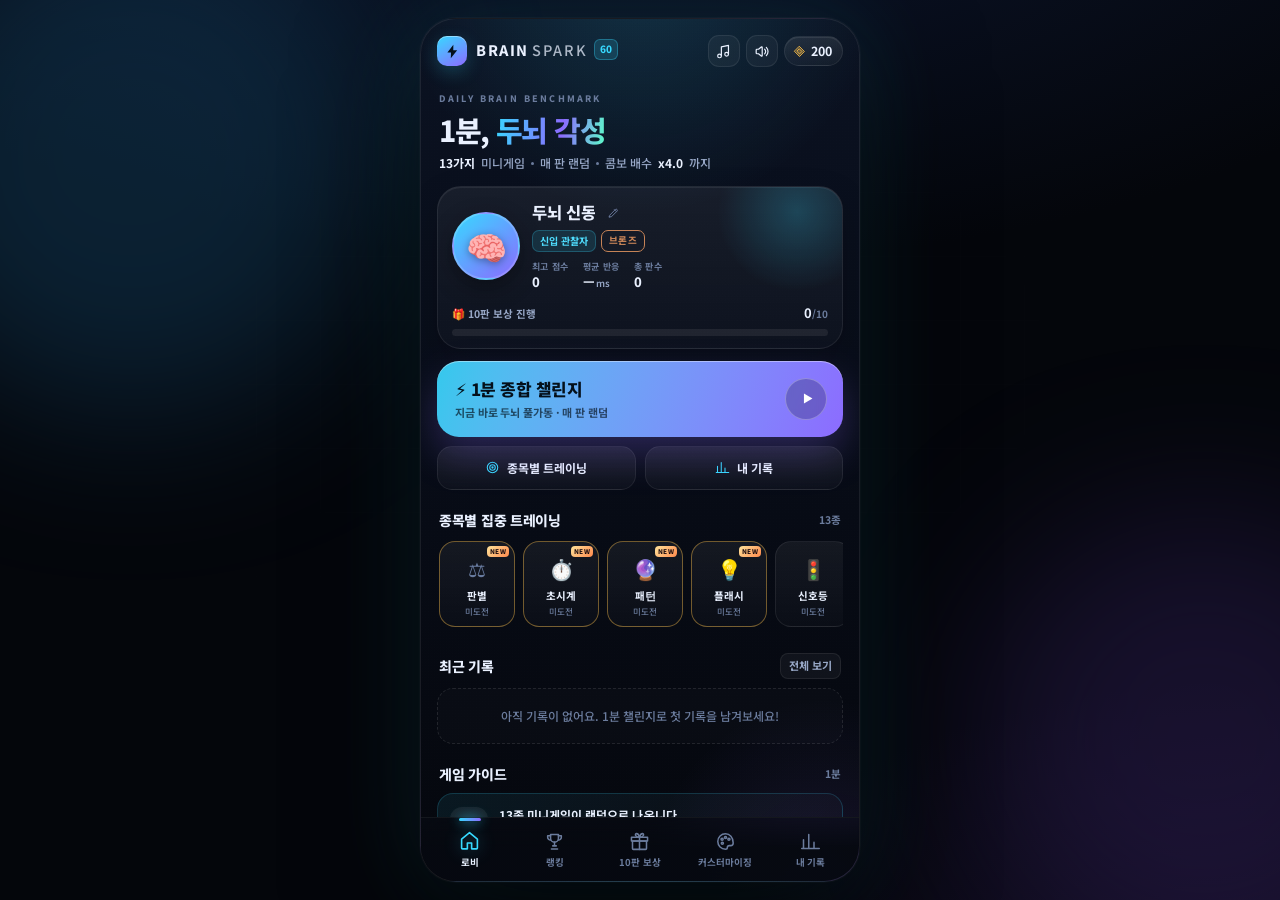
<file: Brain-spark-30/index.html>
<!doctype html>
<html lang="ko">
<head>
<meta charset="utf-8" />
<meta name="viewport" content="width=device-width, initial-scale=1, maximum-scale=1, user-scalable=no, viewport-fit=cover" />
<meta name="theme-color" content="#05070E" />
<meta name="color-scheme" content="dark" />
<title>브레인 스파크 60 · BRAIN SPARK 60</title>
<meta name="description" content="1분 안에 두뇌를 깨우는 13가지 미니게임. 반응속도와 두뇌 회전을 한 번에 측정하고, 도전장 링크로 친구와 겨뤄보세요." />
<meta name="apple-mobile-web-app-capable" content="yes" />
<meta name="mobile-web-app-capable" content="yes" />
<meta name="apple-mobile-web-app-status-bar-style" content="black-translucent" />
<meta name="apple-mobile-web-app-title" content="BRAIN SPARK" />
<meta property="og:title" content="브레인 스파크 60" />
<meta property="og:description" content="1분, 13가지 미니게임으로 측정하는 두뇌·반응속도 챌린지. 친구 도전장으로 대결!" />
<link rel="icon" href="icons/icon.svg" type="image/svg+xml" />
<link rel="apple-touch-icon" href="icons/icon-192.png" />
<link rel="manifest" href="manifest.webmanifest" />
<link rel="stylesheet" href="css/style.css" />
</head>
<body>
<svg width="0" height="0" style="position:absolute" aria-hidden="true">
  <defs>
    <symbol id="i-home" viewBox="0 0 24 24"><path d="M3.5 10.6 12 3.4l8.5 7.2V20a1 1 0 0 1-1 1h-5.2v-6.3H9.7V21H4.5a1 1 0 0 1-1-1z"/></symbol>
    <symbol id="i-trophy" viewBox="0 0 24 24"><path d="M7.5 4h9v4.2a4.5 4.5 0 0 1-9 0z"/><path d="M7.5 5.4H4.2v1.8A3.2 3.2 0 0 0 7.5 10.4M16.5 5.4h3.3v1.8a3.2 3.2 0 0 1-3.3 3.2"/><path d="M12 12.8V17M8.5 20.6h7M10 17h4"/></symbol>
    <symbol id="i-gift" viewBox="0 0 24 24"><path d="M4 11.5h16V20a1 1 0 0 1-1 1H5a1 1 0 0 1-1-1z"/><path d="M2.8 7.2h18.4v4.3H2.8zM12 7.2V21"/><path d="M12 7.2S11 3 8.7 3 6.8 7.2 12 7.2zM12 7.2S13 3 15.3 3 17.2 7.2 12 7.2z"/></symbol>
    <symbol id="i-palette" viewBox="0 0 24 24"><path d="M12 3.2a8.8 8.8 0 1 0 0 17.6c1.4 0 2.1-.9 2.1-2 0-1.5 1-2.1 2.3-2.1h1.4c1.7 0 3-1.3 3-3.1C20.8 7 16.8 3.2 12 3.2z"/><circle cx="8.1" cy="9.4" r="1.2"/><circle cx="12" cy="7.4" r="1.2"/><circle cx="15.9" cy="9.4" r="1.2"/><circle cx="8.4" cy="14" r="1.2"/></symbol>
    <symbol id="i-chart" viewBox="0 0 24 24"><path d="M4 20V10M10 20V4M16 20v-7M22 20H2"/></symbol>
    <symbol id="i-bolt" viewBox="0 0 24 24"><path d="M13.2 2.5 4.8 13.4h5.1L9.6 21.5l9-11.3h-5.5z"/></symbol>
    <symbol id="i-sound" viewBox="0 0 24 24"><path d="M4.5 14.2v-4.4a1 1 0 0 1 1-1h2.3l3.9-3.2a.8.8 0 0 1 1.3.6v11.6a.8.8 0 0 1-1.3.6l-3.9-3.2H5.5a1 1 0 0 1-1-1z"/><path d="M16.4 8.6a4.8 4.8 0 0 1 0 6.8M18.8 6.2a8.2 8.2 0 0 1 0 11.6"/></symbol>
    <symbol id="i-mute" viewBox="0 0 24 24"><path d="M4.5 14.2v-4.4a1 1 0 0 1 1-1h2.3l3.9-3.2a.8.8 0 0 1 1.3.6v11.6a.8.8 0 0 1-1.3.6l-3.9-3.2H5.5a1 1 0 0 1-1-1z"/><path d="M16.6 9.6l4.4 4.8M21 9.6l-4.4 4.8"/></symbol>
    <symbol id="i-music" viewBox="0 0 24 24"><path d="M9 18V5.4l10-2v12.2"/><circle cx="6.4" cy="18.2" r="2.6"/><circle cx="16.4" cy="15.8" r="2.6"/></symbol>
    <symbol id="i-close" viewBox="0 0 24 24"><path d="M6 6l12 12M18 6 6 18"/></symbol>
    <symbol id="i-pencil" viewBox="0 0 24 24"><path d="M4 20h4l10.5-10.5a2.1 2.1 0 0 0-3-3L5 17v3z"/><path d="M13.5 6.5 17 10"/></symbol>
    <symbol id="i-share" viewBox="0 0 24 24"><path d="M12 16V4M8 7.5 12 3.5l4 4M5 13v6a1 1 0 0 0 1 1h12a1 1 0 0 0 1-1v-6"/></symbol>
    <symbol id="i-play" viewBox="0 0 24 24"><path d="M7 4.8 19 12 7 19.2z"/></symbol>
    <symbol id="i-target" viewBox="0 0 24 24"><circle cx="12" cy="12" r="8.4"/><circle cx="12" cy="12" r="4.4"/><circle cx="12" cy="12" r="1"/></symbol>
    <symbol id="i-coin" viewBox="0 0 24 24"><path d="M12 2.8 21 12l-9 9.2L3 12z"/><path d="M12 7.4 16.6 12 12 16.6 7.4 12z"/></symbol>
    <symbol id="i-clock" viewBox="0 0 24 24"><circle cx="12" cy="12" r="8.6"/><path d="M12 7.2V12l3.4 2.2"/></symbol>
    <symbol id="i-spark" viewBox="0 0 24 24"><path d="M12 2.5 14 9l6.5 2-6.5 2-2 6.5-2-6.5L3.5 11 10 9z"/></symbol>
    <symbol id="i-lock" viewBox="0 0 24 24"><rect x="5" y="10" width="14" height="10" rx="2"/><path d="M8.5 10V7.5a3.5 3.5 0 0 1 7 0V10"/></symbol>
    <symbol id="i-reset" viewBox="0 0 24 24"><path d="M4 12a8 8 0 1 0 2.6-5.9M4 4.5V10h5.5"/></symbol>
  </defs>
</svg>

<div class="page-bg" aria-hidden="true">
  <span class="pg-orb a"></span>
  <span class="pg-orb b"></span>
  <span class="pg-grid"></span>
</div>

<div id="app">
  <div id="frame" data-theme="studio">
    <canvas id="fx-canvas" aria-hidden="true"></canvas>

    <header id="topbar">
      <div class="brand" id="brand">
        <span class="brand-mark"><svg><use href="#i-bolt"/></svg></span>
        <span class="brand-type">BRAIN<span class="thin">SPARK</span><em>60</em></span>
      </div>
      <div class="top-actions">
        <button id="btn-bgm" class="icon-btn" type="button" aria-label="배경음악" aria-pressed="true"><svg><use href="#i-music"/></svg></button>
        <button id="btn-sfx" class="icon-btn" type="button" aria-label="효과음" aria-pressed="true"><svg><use href="#i-sound"/></svg></button>
        <div class="coin-pill" id="top-coins" aria-label="보유 코인">
          <svg class="coin-ico"><use href="#i-coin"/></svg><b id="coin-value">0</b>
        </div>
      </div>
    </header>

    <main id="screens">
      <section class="screen" data-screen="lobby" aria-label="로비"></section>
      <section class="screen" data-screen="rank" aria-label="랭킹"></section>
      <section class="screen" data-screen="rewards" aria-label="10판 보상"></section>
      <section class="screen" data-screen="shop" aria-label="커스터마이징"></section>
      <section class="screen" data-screen="records" aria-label="내 기록"></section>
    </main>

    <nav id="tabbar" aria-label="주요 메뉴">
      <button type="button" class="tab" data-tab="lobby" aria-current="page"><svg><use href="#i-home"/></svg><span>로비</span></button>
      <button type="button" class="tab" data-tab="rank"><svg><use href="#i-trophy"/></svg><span>랭킹</span></button>
      <button type="button" class="tab" data-tab="rewards"><svg><use href="#i-gift"/></svg><span>10판 보상</span><i class="tab-dot" id="reward-dot" hidden></i></button>
      <button type="button" class="tab" data-tab="shop"><svg><use href="#i-palette"/></svg><span>커스터마이징</span></button>
      <button type="button" class="tab" data-tab="records"><svg><use href="#i-chart"/></svg><span>내 기록</span></button>
    </nav>

    <!-- ------------------------------------------------------------- game -->
    <section id="game-layer" class="layer" hidden aria-label="게임 진행">
      <div class="game-top">
        <button id="game-quit" class="round-btn" type="button" aria-label="그만두기"><svg><use href="#i-close"/></svg></button>
        <div class="hud-block">
          <span class="hud-k">SCORE</span>
          <b id="hud-score" class="hud-v">0</b>
        </div>
        <div class="hud-combo" id="hud-combo" data-level="0">
          <b id="combo-mult">x1.0</b>
          <span id="combo-count">콤보 0</span>
        </div>
      </div>
      <div class="timer-wrap">
        <div class="timer-fill" id="timer-fill"></div>
      </div>
      <div class="hud-pop" id="hud-pop" aria-hidden="true"></div>
      <div class="game-stage">
        <div class="round-banner" id="round-banner"></div>
        <div id="game-host" class="game-host"></div>
        <div class="hit-label" id="hit-label" aria-live="polite"></div>
        <div class="round-flash" id="round-flash" aria-hidden="true"></div>
      </div>
      <div class="game-foot">
        <div class="foot-time"><svg><use href="#i-clock"/></svg><span id="game-time">60.0</span><i>s</i></div>
        <div class="round-pips" id="round-pips"></div>
        <div class="foot-mode" id="game-mode">1분 종합 챌린지</div>
      </div>
    </section>

    <!-- ------------------------------------------------------------- pause -->
    <section id="pause-layer" class="layer dim" hidden aria-label="일시정지">
      <div class="pause-card">
        <span class="pause-ico">⏸</span>
        <h2>잠시 멈춤</h2>
        <p>1분 시계도 함께 멈춰 있어요.</p>
        <button id="btn-resume" class="btn primary" type="button">계속하기</button>
        <button id="btn-abort" class="btn quiet" type="button">그만두기 (기록 안 됨)</button>
      </div>
    </section>

    <!-- ------------------------------------------------------------ result -->
    <section id="result-layer" class="layer" hidden aria-label="결과"></section>

    <!-- ------------------------------------------------------------- modal -->
    <div id="modal-layer" class="modal-layer" hidden aria-hidden="true">
      <div class="modal-scrim" data-close="1"></div>
      <div class="modal-card" role="dialog" aria-modal="true" id="modal-card"></div>
    </div>

    <div id="toast-stack" class="toast-stack" aria-live="polite"></div>

    <div id="splash" class="splash">
      <div class="splash-inner">
        <span class="splash-mark"><svg><use href="#i-bolt"/></svg></span>
        <b>BRAIN SPARK <em>60</em></b>
        <span class="splash-bar"><i></i></span>
      </div>
    </div>
  </div>
</div>

<script type="module" src="js/main.js"></script>
</body>
</html>
</file>
<file: Brain-spark-30/css/style.css>
/* =========================================================================
   BRAIN SPARK 60 — premium arcade UI
   Dependencies: none. All motion is GPU-friendly (transform / opacity).
   ========================================================================= */

@font-face {
  font-family: 'BS Sans';
  src: url('../fonts/bs-sans.woff2') format('woff2');
  font-weight: 100 900;
  font-style: normal;
  font-display: swap;
}

:root {
  --font: 'BS Sans', 'Pretendard', -apple-system, BlinkMacSystemFont, 'Apple SD Gothic Neo',
    'Noto Sans KR', 'Malgun Gothic', system-ui, sans-serif;
  --text: #EAF1FF;
  --muted: #97A7C6;
  --dim: #6B7C9D;
  --line: rgba(255, 255, 255, 0.075);
  --line-2: rgba(255, 255, 255, 0.12);
  --panel: rgba(255, 255, 255, 0.045);
  --panel-2: rgba(255, 255, 255, 0.075);
  --ink: #04101A;

  --accent: #37D9FF;
  --accent2: #8C6BFF;
  --accent3: #5CFFC8;
  --warn: #FFC24B;
  --danger: #FF6B7A;

  --bg: #05070E;
  --frame-1: #0B1222;
  --frame-2: #070B15;
  --glow-1: rgba(55, 217, 255, 0.16);
  --glow-2: rgba(140, 107, 255, 0.14);

  --r-lg: 24px;
  --r-md: 18px;
  --r-sm: 12px;
  --ease: cubic-bezier(0.22, 1, 0.36, 1);
  --spring: cubic-bezier(0.34, 1.56, 0.64, 1);
}

#frame[data-theme='sunset'] {
  --accent: #FF9E4C; --accent2: #FF4D8D; --accent3: #FFD36B;
  --bg: #0B0608; --frame-1: #1C1017; --frame-2: #0C0709;
  --glow-1: rgba(255, 158, 76, 0.18); --glow-2: rgba(255, 77, 141, 0.15);
}
#frame[data-theme='lagoon'] {
  --accent: #2BF5C4; --accent2: #2FA8FF; --accent3: #B4FFE7;
  --bg: #03090C; --frame-1: #061A22; --frame-2: #041014;
  --glow-1: rgba(43, 245, 196, 0.16); --glow-2: rgba(47, 168, 255, 0.15);
}
#frame[data-theme='violet'] {
  --accent: #B071FF; --accent2: #FF5FD2; --accent3: #7CC7FF;
  --bg: #07030F; --frame-1: #160D28; --frame-2: #0A0614;
  --glow-1: rgba(176, 113, 255, 0.18); --glow-2: rgba(255, 95, 210, 0.14);
}
#frame[data-theme='crimson'] {
  --accent: #FF5A5A; --accent2: #FFB03A; --accent3: #FF8A8A;
  --bg: #0B0405; --frame-1: #1D0B0E; --frame-2: #0D0507;
  --glow-1: rgba(255, 90, 90, 0.18); --glow-2: rgba(255, 176, 58, 0.13);
}
#frame[data-theme='aurora'] {
  --accent: #5CFFC8; --accent2: #7C8CFF; --accent3: #B8FFE6;
  --bg: #04100F; --frame-1: #07201F; --frame-2: #05101A;
  --glow-1: rgba(92, 255, 200, 0.18); --glow-2: rgba(124, 140, 255, 0.16);
}

* { box-sizing: border-box; }
[hidden] { display: none !important; }
html, body { height: 100%; margin: 0; }
body {
  background: var(--bg);
  color: var(--text);
  font-family: var(--font);
  font-size: 15px;
  font-weight: 500;
  line-height: 1.45;
  -webkit-font-smoothing: antialiased;
  text-rendering: optimizeLegibility;
  -webkit-tap-highlight-color: transparent;
  overscroll-behavior: none;
  overflow: hidden;
}
button { font: inherit; color: inherit; background: none; border: 0; padding: 0; cursor: pointer; }
input { font: inherit; color: inherit; }
svg { width: 20px; height: 20px; fill: none; stroke: currentColor; stroke-width: 1.7; stroke-linecap: round; stroke-linejoin: round; }
h1, h2, h3, p { margin: 0; }
ul, ol { margin: 0; padding: 0; list-style: none; }
::selection { background: var(--accent); color: var(--ink); }

/* ------------------------------------------------------------------ page bg */

.page-bg {
  position: fixed; inset: 0; overflow: hidden;
  background:
    radial-gradient(120% 80% at 50% -20%, #0D1730 0%, rgba(5, 7, 14, 0) 62%),
    radial-gradient(80% 60% at 100% 110%, #150F27 0%, rgba(5, 7, 14, 0) 58%),
    #04060B;
}
.pg-orb {
  position: absolute; border-radius: 50%; filter: blur(80px); opacity: 0.5;
  animation: orbFloat 22s var(--ease) infinite alternate;
}
.pg-orb.a { width: 520px; height: 520px; left: -10%; top: -12%; background: #123C5A; }
.pg-orb.b { width: 460px; height: 460px; right: -12%; bottom: -8%; background: #2A1B4D; animation-delay: -8s; }
.pg-grid {
  position: absolute; inset: 0; opacity: 0.18;
  background-image: linear-gradient(rgba(255,255,255,.05) 1px, transparent 1px), linear-gradient(90deg, rgba(255,255,255,.05) 1px, transparent 1px);
  background-size: 64px 64px;
  mask-image: radial-gradient(70% 60% at 50% 40%, #000 0%, transparent 78%);
  -webkit-mask-image: radial-gradient(70% 60% at 50% 40%, #000 0%, transparent 78%);
}
@keyframes orbFloat { to { transform: translate3d(40px, 30px, 0) scale(1.12); } }

#app { position: relative; height: 100%; display: grid; place-items: center; padding: 0; }

#frame {
  position: relative;
  width: 100%;
  height: 100dvh;
  max-width: 440px;
  display: flex;
  flex-direction: column;
  overflow: hidden;
  background:
    radial-gradient(90% 46% at 50% -6%, var(--glow-1) 0%, transparent 62%),
    radial-gradient(70% 42% at 92% 104%, var(--glow-2) 0%, transparent 60%),
    linear-gradient(178deg, var(--frame-1) 0%, var(--frame-2) 58%, #05070D 100%);
  transition: background 0.5s var(--ease);
}
#frame::before {
  content: ''; position: absolute; inset: 0; pointer-events: none; z-index: 1;
  background-image: radial-gradient(rgba(255,255,255,.05) 0.6px, transparent 0.6px);
  background-size: 3px 3px; opacity: 0.35; mix-blend-mode: overlay;
}
#fx-canvas { position: absolute; inset: 0; width: 100%; height: 100%; pointer-events: none; z-index: 45; }

@media (min-width: 560px) {
  #app { padding: 18px; }
  #frame {
    height: min(880px, calc(100dvh - 36px));
    border-radius: 36px;
    border: 1px solid rgba(255, 255, 255, 0.08);
    box-shadow:
      0 40px 120px rgba(0, 0, 0, 0.7),
      0 0 0 1px rgba(255, 255, 255, 0.03),
      0 0 90px var(--glow-1);
  }
}

/* ------------------------------------------------------------------ topbar */

#topbar {
  position: relative; z-index: 6;
  display: flex; align-items: center; justify-content: space-between;
  padding: 14px 16px 8px;
  min-height: 58px;
  flex: none;
}
.brand { display: flex; align-items: center; gap: 9px; }
.brand-mark {
  width: 30px; height: 30px; display: grid; place-items: center; border-radius: 10px;
  background: linear-gradient(150deg, var(--accent), var(--accent2));
  color: var(--ink);
  box-shadow: 0 6px 18px rgba(55, 217, 255, 0.22), inset 0 1px 0 rgba(255,255,255,.4);
}
.brand-mark svg { width: 17px; height: 17px; fill: currentColor; stroke: none; }
.brand-type {
  font-size: 14.5px; font-weight: 800; letter-spacing: 0.11em;
  display: inline-flex; align-items: baseline; gap: 3px;
}
.brand-type .thin { font-weight: 500; opacity: 0.72; letter-spacing: 0.14em; }
.brand-type em {
  font-style: normal; font-size: 10px; font-weight: 800; letter-spacing: 0;
  padding: 2px 5px; border-radius: 6px; margin-left: 3px;
  color: var(--accent); background: color-mix(in srgb, var(--accent) 16%, transparent);
  border: 1px solid color-mix(in srgb, var(--accent) 32%, transparent);
  transform: translateY(-3px);
}
.top-actions { display: flex; align-items: center; gap: 6px; }
.icon-btn {
  width: 32px; height: 32px; border-radius: 11px; display: grid; place-items: center;
  color: var(--dim); border: 1px solid transparent;
  transition: color .2s, background .2s, border-color .2s, transform .15s;
}
.icon-btn svg { width: 17px; height: 17px; }
.icon-btn[aria-pressed='true'] { color: var(--text); background: var(--panel); border-color: var(--line); }
.icon-btn:active { transform: scale(0.92); }
.coin-pill {
  display: inline-flex; align-items: center; gap: 5px;
  padding: 5px 10px 5px 8px; border-radius: 999px;
  background: linear-gradient(180deg, rgba(255,255,255,.09), rgba(255,255,255,.035));
  border: 1px solid var(--line);
  font-variant-numeric: tabular-nums;
  box-shadow: inset 0 1px 0 rgba(255,255,255,.08);
}
.coin-pill b { font-size: 12.5px; font-weight: 700; letter-spacing: 0.01em; }
.coin-ico { width: 13px; height: 13px; color: var(--warn); fill: color-mix(in srgb, var(--warn) 20%, transparent); stroke-width: 1.6; }
.coin-pill.bump { animation: coinBump .5s var(--spring); }
@keyframes coinBump { 30% { transform: scale(1.12); } }

/* ----------------------------------------------------------------- screens */

#screens {
  flex: 1; min-height: 0; position: relative; z-index: 4;
  overflow-y: auto; overflow-x: hidden;
  padding: 2px 16px 14px;
  scrollbar-width: none;
  -webkit-overflow-scrolling: touch;
  overscroll-behavior: contain;
}
#screens::-webkit-scrollbar { display: none; }
.screen { display: none; }
.screen.active { display: block; animation: screenIn 0.34s var(--ease); }
@keyframes screenIn { from { opacity: 0; transform: translateY(10px); } }

.page-head { padding: 10px 2px 14px; }
.page-head .kicker {
  display: block; font-size: 9.5px; font-weight: 800; letter-spacing: 0.22em;
  color: var(--accent); text-transform: uppercase; margin-bottom: 5px;
}
.page-head h1 { font-size: 25px; font-weight: 800; letter-spacing: -0.03em; }
.page-head p { font-size: 12.5px; color: var(--muted); margin-top: 5px; }

.card {
  position: relative;
  background: linear-gradient(180deg, rgba(255, 255, 255, 0.058), rgba(255, 255, 255, 0.022));
  border: 1px solid var(--line);
  border-radius: var(--r-lg);
  box-shadow: inset 0 1px 0 rgba(255, 255, 255, 0.07), 0 14px 34px rgba(0, 0, 0, 0.18);
}

/* -------------------------------------------------------------------- nav */

#tabbar {
  position: relative; z-index: 7; flex: none;
  display: grid; grid-template-columns: repeat(5, 1fr);
  padding: 7px 6px calc(8px + env(safe-area-inset-bottom));
  background: linear-gradient(180deg, rgba(10, 14, 24, 0.35), rgba(6, 9, 16, 0.92) 46%);
  border-top: 1px solid rgba(255, 255, 255, 0.055);
  backdrop-filter: blur(18px);
  -webkit-backdrop-filter: blur(18px);
}
.tab {
  position: relative; display: flex; flex-direction: column; align-items: center; gap: 4px;
  padding: 6px 0 3px; border-radius: 14px; color: var(--dim);
  transition: color .22s var(--ease), transform .18s var(--ease);
}
.tab svg { width: 21px; height: 21px; stroke-width: 1.75; transition: transform .25s var(--spring); }
.tab span { font-size: 9.5px; font-weight: 700; letter-spacing: -0.01em; white-space: nowrap; }
.tab::after {
  content: ''; position: absolute; top: -7px; left: 50%; width: 22px; height: 2.5px; border-radius: 2px;
  background: linear-gradient(90deg, var(--accent), var(--accent2));
  transform: translateX(-50%) scaleX(0); opacity: 0;
  transition: transform .28s var(--spring), opacity .2s;
  box-shadow: 0 0 12px var(--accent);
}
.tab[aria-current='page'] { color: var(--text); }
.tab[aria-current='page'] svg { transform: translateY(-1px) scale(1.06); color: var(--accent); filter: drop-shadow(0 0 8px color-mix(in srgb, var(--accent) 45%, transparent)); }
.tab[aria-current='page']::after { transform: translateX(-50%) scaleX(1); opacity: 1; }
.tab:active { transform: scale(0.93); }
.tab-dot {
  position: absolute; top: 4px; right: 50%; margin-right: -16px;
  width: 7px; height: 7px; border-radius: 50%;
  background: var(--warn); box-shadow: 0 0 8px var(--warn);
  animation: dotPulse 1.8s infinite;
}
@keyframes dotPulse { 50% { opacity: .45; transform: scale(.8); } }

/* ------------------------------------------------------------------ atoms */

.kicker { font-size: 9.5px; font-weight: 800; letter-spacing: 0.2em; text-transform: uppercase; color: var(--accent); }

.btn {
  display: inline-flex; align-items: center; justify-content: center; gap: 7px;
  height: 46px; padding: 0 18px; border-radius: 15px;
  font-size: 14px; font-weight: 700; letter-spacing: -0.01em;
  transition: transform .16s var(--ease), filter .2s, background .2s, opacity .2s;
}
.btn:active { transform: scale(0.97); }
.btn svg { width: 17px; height: 17px; }
.btn.primary {
  color: var(--ink);
  background: linear-gradient(135deg, var(--accent) 0%, var(--accent2) 100%);
  box-shadow: 0 10px 26px color-mix(in srgb, var(--accent) 22%, transparent), inset 0 1px 0 rgba(255,255,255,.45);
}
.btn.ghost { background: var(--panel); border: 1px solid var(--line); color: var(--text); }
.btn.quiet { background: transparent; color: var(--muted); font-weight: 600; }
.btn.gold {
  color: #201400;
  background: linear-gradient(135deg, #FFDD8A, #FFAF3D);
  box-shadow: 0 10px 24px rgba(255, 175, 61, 0.24), inset 0 1px 0 rgba(255,255,255,.5);
}
.btn.small { height: 34px; padding: 0 12px; border-radius: 11px; font-size: 12px; }
.btn[disabled] { opacity: 0.4; pointer-events: none; }
.btn.block { width: 100%; }

.chip {
  display: inline-flex; align-items: center; gap: 5px;
  padding: 4px 9px; border-radius: 8px; font-size: 10.5px; font-weight: 700;
  background: var(--panel); border: 1px solid var(--line); color: var(--muted);
}

.seg {
  display: flex; gap: 4px; padding: 4px; border-radius: 14px;
  background: rgba(255, 255, 255, 0.04); border: 1px solid var(--line);
  margin-bottom: 14px;
}
.seg button {
  flex: 1; height: 34px; border-radius: 10px; font-size: 12.5px; font-weight: 700; color: var(--muted);
  transition: color .2s, background .2s, box-shadow .2s;
}
.seg button.on {
  color: var(--text); background: linear-gradient(180deg, rgba(255,255,255,.13), rgba(255,255,255,.05));
  box-shadow: 0 4px 14px rgba(0,0,0,.22), inset 0 1px 0 rgba(255,255,255,.14);
}

.avatar {
  position: relative; border-radius: 50%; display: grid; place-items: center;
  background: linear-gradient(150deg, #22304A, #131B2B);
  border: 2px solid transparent; flex: none;
  box-shadow: 0 8px 22px rgba(0, 0, 0, 0.35);
}
.avatar .glyph { filter: drop-shadow(0 2px 4px rgba(0,0,0,.35)); line-height: 1; }
.avatar.sm { width: 38px; height: 38px; font-size: 19px; }
.avatar.md { width: 50px; height: 50px; font-size: 24px; }
.avatar.lg { width: 68px; height: 68px; font-size: 33px; }
.avatar.xl { width: 86px; height: 86px; font-size: 42px; }

/* frames */
.fr-basic { border-color: rgba(255,255,255,.16); }
.fr-bronze { border-color: #C98551; box-shadow: 0 0 0 2px rgba(201,133,81,.18), 0 8px 22px rgba(0,0,0,.35); }
.fr-silver { border-color: #C9D6EA; box-shadow: 0 0 0 2px rgba(201,214,234,.16), 0 8px 22px rgba(0,0,0,.35); }
.fr-holo {
  border-color: transparent;
  background-image: linear-gradient(#131B2B, #131B2B), linear-gradient(135deg, #5CFFC8, #37D9FF, #B071FF);
  background-origin: border-box; background-clip: padding-box, border-box;
  box-shadow: 0 0 18px rgba(92,255,200,.25);
}
.fr-gold {
  border-color: #FFC24B;
  box-shadow: 0 0 0 2px rgba(255,194,75,.2), 0 0 22px rgba(255,194,75,.28), inset 0 0 14px rgba(255,194,75,.14);
}
.fr-prism { border-color: transparent; animation: prismSpin 6s linear infinite;
  background-image: linear-gradient(#131B2B,#131B2B), conic-gradient(from 0deg,#FF5C6C,#FFC24B,#5CFFC8,#37D9FF,#B071FF,#FF5C6C);
  background-origin: border-box; background-clip: padding-box, border-box;
  box-shadow: 0 0 20px rgba(176,113,255,.3);
}
@keyframes prismSpin { to { filter: hue-rotate(360deg); } }

/* ------------------------------------------------------------------ lobby */

.lobby { padding-top: 4px; }
.hero { padding: 2px 2px 14px; }
.hero-kicker { font-size: 9px; font-weight: 800; letter-spacing: 0.24em; color: var(--dim); }
.hero h1 {
  margin-top: 6px; font-size: 29px; font-weight: 800; letter-spacing: -0.045em; line-height: 1.16;
}
.hero h1 span {
  background: linear-gradient(100deg, var(--accent), var(--accent2) 60%, var(--accent3));
  -webkit-background-clip: text; background-clip: text; color: transparent;
}
.hero p { margin-top: 8px; font-size: 12px; color: var(--muted); display: flex; align-items: center; gap: 6px; flex-wrap: wrap; }
.hero p b { color: var(--text); font-weight: 700; }
.hero-dot { width: 3px; height: 3px; border-radius: 50%; background: var(--dim); }

.profile-card { padding: 14px 14px 12px; margin-bottom: 12px; overflow: hidden; }
.profile-card::after {
  content: ''; position: absolute; right: -40px; top: -60px; width: 170px; height: 170px;
  background: radial-gradient(circle, color-mix(in srgb, var(--accent) 22%, transparent), transparent 66%);
  pointer-events: none;
}
.pf-main { display: flex; align-items: center; gap: 12px; position: relative; z-index: 1; }
.pf-avatar { line-height: 0; border-radius: 50%; }
.pf-id { min-width: 0; flex: 1; }
.pf-name-row { display: flex; align-items: center; gap: 6px; }
.pf-name-row b { font-size: 16.5px; font-weight: 800; letter-spacing: -0.02em; white-space: nowrap; overflow: hidden; text-overflow: ellipsis; max-width: 170px; }
.pf-edit { width: 24px; height: 24px; border-radius: 8px; display: grid; place-items: center; color: var(--dim); border: 1px solid transparent; }
.pf-edit svg { width: 13px; height: 13px; }
.pf-edit:active { background: var(--panel); }
.pf-tags { display: flex; align-items: center; gap: 5px; margin-top: 5px; flex-wrap: wrap; }
.title-chip {
  font-size: 10px; font-weight: 700; padding: 3px 7px; border-radius: 7px;
  color: color-mix(in srgb, var(--accent) 88%, white);
  background: color-mix(in srgb, var(--accent) 12%, transparent);
  border: 1px solid color-mix(in srgb, var(--accent) 24%, transparent);
}
.tier-badge {
  font-size: 9.5px; font-weight: 800; letter-spacing: 0.04em; padding: 3px 7px; border-radius: 7px;
  border: 1px solid currentColor; opacity: .95;
}
.pf-stats { display: flex; gap: 14px; margin-top: 8px; }
.pf-stats div { display: flex; flex-direction: column; }
.pf-stats span { font-size: 9px; color: var(--dim); font-weight: 700; letter-spacing: 0.04em; }
.pf-stats b { font-size: 13px; font-weight: 800; font-variant-numeric: tabular-nums; }
.pf-stats b i { font-style: normal; font-size: 9.5px; color: var(--muted); font-weight: 600; margin-left: 1px; }

.cycle { margin-top: 12px; position: relative; z-index: 1; }
.cycle-head { display: flex; justify-content: space-between; align-items: baseline; font-size: 10.5px; color: var(--muted); font-weight: 700; }
.cycle-head b { font-size: 13px; color: var(--text); font-variant-numeric: tabular-nums; }
.cycle-head b span { color: var(--dim); font-size: 10px; }
.cycle-bar {
  position: relative; height: 7px; margin-top: 6px; border-radius: 99px;
  background: rgba(255, 255, 255, 0.07); overflow: hidden;
}
.cycle-bar i {
  position: absolute; inset: 0 auto 0 0; border-radius: 99px;
  background: linear-gradient(90deg, var(--accent), var(--accent2));
  box-shadow: 0 0 12px color-mix(in srgb, var(--accent) 50%, transparent);
  transition: width .7s var(--ease);
}

.cta-main {
  position: relative; width: 100%; display: flex; align-items: center; gap: 12px;
  padding: 16px 16px 16px 18px; border-radius: 22px; overflow: hidden;
  background: linear-gradient(112deg, color-mix(in srgb, var(--accent) 92%, #001018) 0%, var(--accent2) 100%);
  color: var(--ink); text-align: left;
  box-shadow: 0 18px 38px color-mix(in srgb, var(--accent2) 26%, transparent), inset 0 1px 0 rgba(255,255,255,.4);
  transition: transform .18s var(--ease), box-shadow .3s;
}
.cta-main::before {
  content: ''; position: absolute; top: 0; left: -60%; width: 46%; height: 100%;
  background: linear-gradient(100deg, transparent, rgba(255,255,255,.5), transparent);
  transform: skewX(-16deg); animation: sheen 4.6s ease-in-out infinite;
}
@keyframes sheen { 0%, 62% { left: -60%; } 92%, 100% { left: 125%; } }
.cta-main:active { transform: scale(0.985); }
.cta-text { flex: 1; display: flex; flex-direction: column; gap: 3px; position: relative; z-index: 1; }
.cta-text b { font-size: 17px; font-weight: 800; letter-spacing: -0.03em; display: flex; align-items: center; gap: 6px; }
.cta-text i { font-style: normal; font-size: 11px; font-weight: 700; opacity: 0.66; letter-spacing: -0.01em; }
.cta-go {
  width: 42px; height: 42px; border-radius: 50%; display: grid; place-items: center;
  background: rgba(3, 12, 20, 0.22); color: #fff; position: relative; z-index: 1;
  border: 1px solid rgba(255,255,255,.28);
  backdrop-filter: blur(4px);
}
.cta-go svg { width: 17px; height: 17px; fill: currentColor; stroke: none; margin-left: 2px; }
.cta-row { display: grid; grid-template-columns: 1fr 1fr; gap: 9px; margin-top: 9px; }
.cta-sub {
  display: flex; align-items: center; justify-content: center; gap: 7px;
  height: 44px; border-radius: 15px; font-size: 12px; font-weight: 700; color: var(--text);
  background: linear-gradient(180deg, rgba(255,255,255,.07), rgba(255,255,255,.028));
  border: 1px solid var(--line);
  transition: transform .16s, background .2s;
}
.cta-sub svg { width: 15px; height: 15px; color: var(--accent); }
.cta-sub:active { transform: scale(0.975); background: rgba(255,255,255,.1); }

.block { margin-top: 20px; }
.block-head { display: flex; align-items: center; justify-content: space-between; margin-bottom: 9px; padding: 0 2px; }
.block-head h2 { font-size: 14px; font-weight: 800; letter-spacing: -0.02em; }
.block-head span { font-size: 10.5px; color: var(--dim); font-weight: 700; }
.block-head button { font-size: 11px; color: var(--muted); font-weight: 700; padding: 4px 8px; border-radius: 8px; background: var(--panel); border: 1px solid var(--line); }

.game-strip { display: flex; gap: 8px; overflow-x: auto; padding: 2px 2px 6px; scrollbar-width: none; }
.game-strip::-webkit-scrollbar { display: none; }
.gs-item {
  flex: none; width: 76px; padding: 10px 6px 9px; border-radius: 16px; text-align: center;
  background: linear-gradient(180deg, rgba(255,255,255,.06), rgba(255,255,255,.02));
  border: 1px solid var(--line);
  transition: transform .16s, border-color .2s, background .2s;
  position: relative;
}
.gs-item.is-new { border-color: rgba(255,194,75,.42); }
.gs-new {
  position: absolute; top: 4px; right: 5px; font-style: normal;
  font-size: 6.5px; font-weight: 800; letter-spacing: .06em; padding: 1px 3px; border-radius: 4px;
  color: #1A0A0E; background: linear-gradient(135deg, #FFE39B, #FF8A4C);
}
.gs-item:active { transform: scale(0.95); border-color: color-mix(in srgb, var(--accent) 40%, transparent); }
.gs-item .ico { font-size: 20px; display: block; margin-bottom: 5px; filter: saturate(1.1); }
.gs-item b { display: block; font-size: 10.5px; font-weight: 700; white-space: nowrap; overflow: hidden; text-overflow: ellipsis; }
.gs-item span { display: block; font-size: 8.5px; color: var(--dim); margin-top: 2px; font-variant-numeric: tabular-nums; }
.gs-item .best { color: var(--accent); }

.recent-list { display: flex; flex-direction: column; gap: 6px; }
.rec-row {
  display: flex; align-items: center; gap: 10px; padding: 10px 12px; border-radius: 14px;
  background: rgba(255, 255, 255, 0.032); border: 1px solid rgba(255,255,255,.05);
}
.rec-grade {
  width: 34px; height: 34px; border-radius: 11px; display: grid; place-items: center;
  font-size: 13px; font-weight: 800; flex: none;
  background: rgba(255,255,255,.06);
}
.rec-body { flex: 1; min-width: 0; }
.rec-body b { display: block; font-size: 12px; font-weight: 700; white-space: nowrap; overflow: hidden; text-overflow: ellipsis; }
.rec-body span { font-size: 10px; color: var(--dim); }
.rec-score { text-align: right; }
.rec-score b { display: block; font-size: 14px; font-weight: 800; font-variant-numeric: tabular-nums; }
.rec-score span { font-size: 9.5px; color: var(--dim); }
.guide-card {
  width: 100%; display: flex; align-items: center; gap: 11px; padding: 12px;
  border-radius: 16px; text-align: left;
  background: linear-gradient(120deg, color-mix(in srgb, var(--accent) 8%, transparent), rgba(255,255,255,.02));
  border: 1px solid color-mix(in srgb, var(--accent) 18%, transparent);
  transition: transform .16s, background .2s;
}
.guide-card:active { transform: scale(.985); }
.guide-ico { width: 38px; height: 38px; border-radius: 12px; display: grid; place-items: center; font-size: 18px; background: rgba(255,255,255,.06); flex: none; }
.guide-body { flex: 1; min-width: 0; }
.guide-body b { display: block; font-size: 12px; font-weight: 700; }
.guide-body span { font-size: 10px; color: var(--muted); }
.guide-go { font-size: 20px; color: var(--dim); font-weight: 300; padding-right: 2px; }

.pv-tag { position: absolute; left: 8px; bottom: 6px; font-size: 7.5px; font-weight: 800; letter-spacing: .12em; color: rgba(255,255,255,.6); }

.empty-note {
  padding: 18px 14px; border-radius: 16px; text-align: center; font-size: 12px; color: var(--dim);
  border: 1px dashed rgba(255,255,255,.1); background: rgba(255,255,255,.015);
}

/* ----------------------------------------------------------------- ranking */

.podium { display: grid; grid-template-columns: repeat(3, 1fr); align-items: end; gap: 6px; margin: 6px 0 14px; }
.podium-item { display: flex; flex-direction: column; align-items: center; gap: 5px; }
.podium-item .avatar { border-width: 2px; }
.podium-item .p-name { font-size: 10.5px; font-weight: 700; max-width: 84px; overflow: hidden; text-overflow: ellipsis; white-space: nowrap; }
.p-name-row { display: flex; align-items: center; gap: 3px; min-width: 0; max-width: 100%; }
.podium-item .p-score { font-size: 11px; font-weight: 800; color: var(--accent); font-variant-numeric: tabular-nums; }
.podium-item .p-base {
  width: 100%; border-radius: 12px 12px 0 0; margin-top: 3px;
  background: linear-gradient(180deg, rgba(255,255,255,.09), rgba(255,255,255,.02));
  border: 1px solid var(--line); border-bottom: 0;
  display: grid; place-items: center; font-size: 15px; font-weight: 800; color: var(--muted);
}
.podium-item.p1 .p-base { height: 54px; background: linear-gradient(180deg, rgba(255,194,75,.22), rgba(255,194,75,.03)); border-color: rgba(255,194,75,.3); color: #FFD98A; }
.podium-item.p2 .p-base { height: 40px; }
.podium-item.p3 .p-base { height: 30px; }
.podium-item.p1 .avatar { box-shadow: 0 0 0 2px #FFC24B, 0 0 26px rgba(255,194,75,.3); }
.podium-crown { font-size: 13px; line-height: 1; }

.rank-list { display: flex; flex-direction: column; gap: 4px; }
.rk-row {
  display: flex; align-items: center; gap: 10px; padding: 8px 11px; border-radius: 13px;
  border: 1px solid transparent;
  transition: background .2s;
}
.rk-row:nth-child(even) { background: rgba(255,255,255,.022); }
.rk-row.me {
  border-color: color-mix(in srgb, var(--accent) 40%, transparent);
  background: color-mix(in srgb, var(--accent) 9%, transparent);
  box-shadow: 0 0 20px color-mix(in srgb, var(--accent) 10%, transparent);
}
.rk-no { width: 22px; font-size: 11.5px; font-weight: 800; color: var(--dim); text-align: center; font-variant-numeric: tabular-nums; }
.rk-no.top { color: var(--warn); }
.rk-name { flex: 1; min-width: 0; }
.rk-name b { display: block; font-size: 12.5px; font-weight: 700; white-space: nowrap; overflow: hidden; text-overflow: ellipsis; }
.rk-name span { font-size: 9.5px; color: var(--dim); }
.rk-score { font-size: 13px; font-weight: 800; font-variant-numeric: tabular-nums; }
.rk-me-tag { font-size: 8.5px; font-weight: 800; letter-spacing: .08em; color: var(--accent); border: 1px solid color-mix(in srgb, var(--accent) 40%, transparent); padding: 2px 5px; border-radius: 5px; }
.rk-me-tag.friend { color: #FFC24B; border-color: rgba(255,194,75,.45); background: rgba(255,194,75,.12); }
.p-friend { font-size: 8px; font-weight: 800; letter-spacing: .06em; color: #FFC24B; border: 1px solid rgba(255,194,75,.45); padding: 1px 4px; border-radius: 4px; }
.fr-badge { font-size: 14px; }
.fr-del { width: 28px; height: 28px; border-radius: 9px; display: grid; place-items: center; color: var(--dim); border: 1px solid var(--line); flex: none; }
.fr-del svg { width: 12px; height: 12px; }
.fr-del:active { background: rgba(255,107,122,.12); color: #FF8A96; }
.friend-manage { margin-top: 18px; }
.rank-note { font-size: 10.5px; color: var(--dim); text-align: center; padding: 12px 0 4px; }
.game-chips { display: flex; gap: 6px; overflow-x: auto; padding-bottom: 10px; scrollbar-width: none; }
.game-chips::-webkit-scrollbar { display: none; }
.game-chips button {
  flex: none; padding: 6px 10px; border-radius: 9px; font-size: 10.5px; font-weight: 700; color: var(--muted);
  background: rgba(255,255,255,.04); border: 1px solid var(--line);
}
.game-chips button.on { color: var(--ink); background: linear-gradient(135deg, var(--accent), var(--accent2)); border-color: transparent; }

/* ----------------------------------------------------------------- rewards */

.cycle-hero { display: flex; align-items: center; gap: 14px; padding: 16px; margin-bottom: 12px; }
.ring { position: relative; width: 76px; height: 76px; flex: none; display: grid; place-items: center; }
.ring svg { width: 76px; height: 76px; transform: rotate(-90deg); }
.ring .trk { fill: none; stroke: rgba(255,255,255,.08); stroke-width: 6; }
.ring .val { fill: none; stroke: url(#ringGrad); stroke-width: 6; stroke-linecap: round; transition: stroke-dashoffset .8s var(--ease); }
.ring b { position: absolute; font-size: 17px; font-weight: 800; font-variant-numeric: tabular-nums; }
.ring b i { font-style: normal; font-size: 9px; color: var(--dim); font-weight: 700; }
.cycle-info { flex: 1; }
.cycle-info .kicker { font-size: 9px; }
.cycle-info h2 { font-size: 16px; font-weight: 800; margin-top: 2px; letter-spacing: -0.02em; }
.cycle-info p { font-size: 11.5px; color: var(--muted); margin-top: 3px; }
.cycle-info p b { color: var(--accent); }

.dots10 { display: flex; gap: 5px; padding: 2px 4px 14px; }
.dots10 i {
  flex: 1; height: 5px; border-radius: 99px; background: rgba(255,255,255,.08);
  transition: background .3s, box-shadow .3s;
}
.dots10 i.on { background: linear-gradient(90deg, var(--accent), var(--accent2)); box-shadow: 0 0 10px color-mix(in srgb, var(--accent) 40%, transparent); }
.dots10 i.ready { background: var(--warn); box-shadow: 0 0 10px rgba(255,194,75,.5); }

.milestones { display: flex; flex-direction: column; gap: 7px; }
.ms-item {
  display: flex; align-items: center; gap: 11px; padding: 11px 12px; border-radius: 15px;
  background: rgba(255,255,255,.032); border: 1px solid rgba(255,255,255,.055);
  transition: border-color .25s, background .25s;
}
.ms-item.done { opacity: .62; }
.ms-item.ready { border-color: color-mix(in srgb, var(--warn) 45%, transparent); background: rgba(255,194,75,.07); }
.ms-icon { width: 34px; height: 34px; border-radius: 11px; display: grid; place-items: center; font-size: 16px; background: rgba(255,255,255,.055); flex: none; }
.ms-body { flex: 1; }
.ms-body b { display: block; font-size: 12.5px; font-weight: 700; }
.ms-body span { font-size: 10px; color: var(--muted); }
.ms-body span em { font-style: normal; color: var(--warn); font-weight: 700; }
.ms-state { font-size: 11px; font-weight: 700; color: var(--dim); }
.ms-state.ok { color: var(--accent); }

.chest-card {
  position: relative; margin-top: 12px; padding: 18px 16px; border-radius: 20px; overflow: hidden;
  background:
    radial-gradient(90% 120% at 80% 0%, rgba(255,194,75,.18), transparent 66%),
    linear-gradient(180deg, rgba(255,255,255,.06), rgba(255,255,255,.02));
  border: 1px solid rgba(255,194,75,.22);
  display: flex; align-items: center; gap: 14px;
}
.chest-card.ready { border-color: rgba(255,194,75,.6); box-shadow: 0 0 34px rgba(255,194,75,.16); }
.chest-art { font-size: 34px; filter: drop-shadow(0 6px 14px rgba(255,194,75,.35)); }
.chest-card.locked .chest-art { filter: grayscale(1) opacity(.5); }
.chest-card .ms-state, .chest-card .btn { flex: none; white-space: nowrap; }
.chest-body { flex: 1; }
.chest-body b { font-size: 13.5px; font-weight: 800; display: block; }
.chest-body p { font-size: 10px; color: var(--muted); margin-top: 3px; line-height: 1.45; }
.chest-body p em { font-style: normal; color: var(--warn); }

/* -------------------------------------------------------------------- shop */

.shop-wallet { display: flex; align-items: center; justify-content: space-between; padding: 11px 14px; border-radius: 14px; margin-bottom: 12px;
  background: linear-gradient(120deg, rgba(255,255,255,.06), rgba(255,255,255,.02)); border: 1px solid var(--line); }
.shop-wallet .lbl { font-size: 11px; color: var(--muted); font-weight: 700; }
.shop-wallet b { font-size: 17px; font-weight: 800; font-variant-numeric: tabular-nums; display: flex; align-items: center; gap: 5px; }
.shop-wallet b svg { width: 14px; height: 14px; color: var(--warn); }

.shop-tabs { display: flex; gap: 5px; margin-bottom: 12px; overflow-x: auto; scrollbar-width: none; padding-bottom: 2px; }
.shop-tabs::-webkit-scrollbar { display: none; }
.shop-tabs button {
  flex: none; padding: 7px 12px; border-radius: 10px; font-size: 11.5px; font-weight: 700; color: var(--muted);
  border: 1px solid transparent; background: rgba(255,255,255,.035);
}
.shop-tabs button.on { color: var(--text); background: rgba(255,255,255,.09); border-color: var(--line-2); }

.shop-grid { display: grid; grid-template-columns: 1fr 1fr; gap: 9px; }
.shop-item { position: relative; padding: 10px; border-radius: 17px; overflow: hidden;
  background: linear-gradient(180deg, rgba(255,255,255,.055), rgba(255,255,255,.02));
  border: 1px solid var(--line); display: flex; flex-direction: column; gap: 8px; }
.shop-item.equipped { border-color: color-mix(in srgb, var(--accent) 55%, transparent); box-shadow: 0 0 0 1px color-mix(in srgb, var(--accent) 30%, transparent), 0 0 22px color-mix(in srgb, var(--accent) 10%, transparent); }
.shop-preview {
  height: 74px; border-radius: 12px; display: grid; place-items: center; position: relative; overflow: hidden;
  background: #0A101C; border: 1px solid rgba(255,255,255,.05);
}
.shop-preview.theme-pv { background: linear-gradient(150deg, var(--t1), var(--t2)); }
.theme-pv .pv-chip { display: flex; gap: 5px; }
.pv-mini { position: absolute; inset: 9px; display: flex; flex-direction: column; gap: 5px; padding: 7px; border-radius: 9px; background: rgba(4,8,14,.5); border: 1px solid rgba(255,255,255,.09); }
.pv-mini .pv-top { display: flex; align-items: center; gap: 5px; }
.pv-mini .pv-av { width: 14px; height: 14px; border-radius: 50%; flex: none; }
.pv-mini .pv-lines { flex: 1; display: flex; flex-direction: column; gap: 3px; }
.pv-mini .pv-lines i { display: block; height: 3px; border-radius: 2px; background: rgba(255,255,255,.28); }
.pv-mini .pv-lines i:last-child { width: 56%; background: rgba(255,255,255,.16); }
.pv-mini .pv-cta { height: 12px; border-radius: 4px; margin-top: auto; }
.pv-mini .pv-dots { display: flex; gap: 3px; }
.pv-mini .pv-dots i { flex: 1; height: 3px; border-radius: 2px; background: rgba(255,255,255,.18); }
.theme-pv .pv-chip i { width: 14px; height: 14px; border-radius: 4px; display: block; box-shadow: 0 2px 8px rgba(0,0,0,.4); }
.shop-preview .avatar { box-shadow: 0 6px 16px rgba(0,0,0,.4); }
.pv-particle { position: relative; width: 44px; height: 44px; display: grid; place-items: center; color: var(--accent); }
.pv-particle svg { width: 26px; height: 26px; }
.pv-title { font-size: 12px; font-weight: 800; letter-spacing: -0.02em; padding: 5px 9px; border-radius: 8px; background: rgba(255,255,255,.06); border: 1px solid var(--line); }
.shop-meta { min-height: 30px; }
.shop-meta b { display: block; font-size: 12px; font-weight: 700; letter-spacing: -0.01em; }
.shop-meta span { font-size: 9.5px; color: var(--dim); }
.shop-act { display: flex; gap: 5px; }
.shop-act button { flex: 1; height: 31px; border-radius: 9px; font-size: 11px; font-weight: 800; }
.shop-act .buy { background: linear-gradient(135deg, var(--accent), var(--accent2)); color: var(--ink); }
.shop-act .buy.locked { background: rgba(255,255,255,.06); color: var(--dim); }
.shop-act .eq { background: rgba(255,255,255,.08); color: var(--text); border: 1px solid var(--line); }
.shop-act .own { background: transparent; color: var(--dim); border: 1px solid var(--line); }
.badge-eq {
  position: absolute; top: 8px; left: 8px; z-index: 2; font-size: 8.5px; font-weight: 800; letter-spacing: .06em;
  padding: 3px 6px; border-radius: 6px; color: var(--ink);
  background: linear-gradient(135deg, var(--accent), var(--accent3));
}
.price-tag { display: inline-flex; align-items: center; gap: 2px; }
.price-tag svg { width: 10px; height: 10px; }

/* ----------------------------------------------------------------- records */

.stat-grid { display: grid; grid-template-columns: repeat(3, 1fr); gap: 7px; margin-bottom: 12px; }
.stat-tile { padding: 11px 10px; border-radius: 15px; background: linear-gradient(180deg, rgba(255,255,255,.055), rgba(255,255,255,.02)); border: 1px solid var(--line); }
.stat-tile span { display: block; font-size: 9px; color: var(--dim); font-weight: 700; letter-spacing: .02em; }
.stat-tile b { display: block; font-size: 17px; font-weight: 800; margin-top: 3px; font-variant-numeric: tabular-nums; letter-spacing: -0.02em; }
.stat-tile b i { font-style: normal; font-size: 9.5px; color: var(--muted); font-weight: 700; margin-left: 1px; }

.chart-card { padding: 13px 12px 8px; margin-bottom: 12px; }
.chart-head { display: flex; align-items: baseline; justify-content: space-between; margin-bottom: 6px; }
.chart-head b { font-size: 12px; font-weight: 800; }
.chart-head span { font-size: 10px; color: var(--dim); }
.chart { width: 100%; height: 108px; display: block; overflow: visible; }
.chart .grid { stroke: rgba(255,255,255,.06); stroke-width: 1; }
.chart .area { fill: url(#chartFill); }
.chart .line { fill: none; stroke: url(#chartLine); stroke-width: 2.2; stroke-linejoin: round; stroke-linecap: round; }
.chart .dot { fill: #0A101C; stroke: var(--accent); stroke-width: 2; }
.chart .lbl { fill: var(--dim); font-size: 7.5px; font-weight: 700; }
.chart .val { fill: var(--text); font-size: 8px; font-weight: 800; }

.hist { display: flex; flex-direction: column; gap: 5px; }
.hist-row { display: flex; align-items: center; gap: 9px; padding: 9px 11px; border-radius: 13px; background: rgba(255,255,255,.03); border: 1px solid rgba(255,255,255,.045); }
.hist-grade { width: 32px; height: 32px; border-radius: 10px; display: grid; place-items: center; font-size: 12px; font-weight: 800; flex: none; background: rgba(255,255,255,.06); }
.hist-body { flex: 1; min-width: 0; }
.hist-body b { display: block; font-size: 11.5px; font-weight: 700; white-space: nowrap; overflow: hidden; text-overflow: ellipsis; }
.hist-body span { font-size: 9.5px; color: var(--dim); font-variant-numeric: tabular-nums; }
.hist-score { text-align: right; font-variant-numeric: tabular-nums; }
.hist-score b { display: block; font-size: 13px; font-weight: 800; }
.hist-score span { font-size: 9px; color: var(--dim); }

.records-actions { display: flex; gap: 8px; margin-top: 12px; }

/* -------------------------------------------------------------------- game */

.layer { position: absolute; inset: 0; z-index: 40; display: flex; flex-direction: column; }
#game-layer {
  background:
    radial-gradient(80% 40% at 50% -8%, var(--glow-1), transparent 60%),
    linear-gradient(180deg, #070C16 0%, #05080F 100%);
  z-index: 40;
  animation: layerIn .28s var(--ease);
}
@keyframes layerIn { from { opacity: 0; transform: scale(1.015); } }
#game-layer.urgent { --danger-flash: 1; }

.game-top { display: flex; align-items: center; gap: 10px; padding: 14px 16px 10px; }
.round-btn {
  width: 34px; height: 34px; border-radius: 11px; display: grid; place-items: center;
  color: var(--muted); background: rgba(255,255,255,.05); border: 1px solid var(--line);
}
.round-btn svg { width: 15px; height: 15px; }
.hud-block { flex: 1; display: flex; flex-direction: column; align-items: flex-start; }
.hud-k { font-size: 8px; font-weight: 800; letter-spacing: .22em; color: var(--dim); }
.hud-v { font-size: 26px; font-weight: 800; letter-spacing: -0.04em; font-variant-numeric: tabular-nums; line-height: 1.1; }
.hud-combo {
  display: flex; flex-direction: column; align-items: flex-end; gap: 1px;
  padding: 5px 10px; border-radius: 11px; border: 1px solid var(--line);
  background: rgba(255,255,255,.035);
  transition: border-color .3s, background .3s;
}
.hud-combo b { font-size: 14px; font-weight: 800; font-variant-numeric: tabular-nums; color: var(--muted); }
.hud-combo span { font-size: 8.5px; font-weight: 700; color: var(--dim); }
.hud-combo[data-level='1'] { border-color: rgba(55,217,255,.28); }
.hud-combo[data-level='1'] b { color: var(--accent); }
.hud-combo[data-level='2'] { border-color: rgba(92,255,200,.34); background: rgba(92,255,200,.06); }
.hud-combo[data-level='2'] b { color: var(--accent3); }
.hud-combo[data-level='3'] { border-color: rgba(255,194,75,.4); background: rgba(255,194,75,.07); }
.hud-combo[data-level='3'] b { color: var(--warn); }
.hud-combo[data-level='4'] { border-color: rgba(255,107,122,.45); background: rgba(255,107,122,.08); box-shadow: 0 0 18px rgba(255,107,122,.18); }
.hud-combo[data-level='4'] b { color: #FF8A96; }
.hud-combo.bump { animation: comboBump .32s var(--spring); }
@keyframes comboBump { 40% { transform: scale(1.1); } }

.timer-wrap { height: 4px; margin: 0 16px; border-radius: 4px; background: rgba(255,255,255,.07); overflow: hidden; }
.timer-fill {
  height: 100%; width: 100%; border-radius: 4px; transform-origin: left center;
  background: linear-gradient(90deg, var(--accent), var(--accent2));
  box-shadow: 0 0 14px color-mix(in srgb, var(--accent) 60%, transparent);
  transition: transform .1s linear;
}
#game-layer.urgent .timer-fill { background: linear-gradient(90deg, #FF8A4C, var(--danger)); }

.game-stage {
  flex: 1; min-height: 0; position: relative;
  display: flex; flex-direction: column; padding: 8px 16px 0;
  overflow: hidden;
  isolation: isolate;
}
.game-stage::before {
  content: ''; position: absolute; inset: 0; z-index: 0; pointer-events: none;
  background-image:
    linear-gradient(rgba(255,255,255,.055) 1px, transparent 1px),
    linear-gradient(90deg, rgba(255,255,255,.055) 1px, transparent 1px);
  background-size: 46px 46px;
  -webkit-mask-image: radial-gradient(68% 58% at 50% 46%, #000 0%, transparent 76%);
  mask-image: radial-gradient(68% 58% at 50% 46%, #000 0%, transparent 76%);
  opacity: .75;
}
.game-stage::after {
  content: ''; position: absolute; inset: 0; z-index: 0; pointer-events: none;
  background: radial-gradient(58% 38% at 50% 44%, var(--glow-1), transparent 72%);
  opacity: .8;
}
.game-stage.shake { animation: shake .34s cubic-bezier(.36,.07,.19,.97); }
@keyframes shake {
  10%, 90% { transform: translate(-1px, 0); }
  20%, 80% { transform: translate(2px, 0); }
  30%, 50%, 70% { transform: translate(-4px, 0); }
  40%, 60% { transform: translate(4px, 0); }
}
.round-banner {
  position: absolute; top: 10px; left: 50%; z-index: 4;
  display: flex; align-items: center; gap: 8px;
  padding: 7px 12px 7px 9px; border-radius: 999px;
  background: rgba(9, 14, 24, 0.82); border: 1px solid var(--line-2);
  backdrop-filter: blur(12px);
  transform: translate(-50%, -16px); opacity: 0;
  transition: transform .36s var(--ease), opacity .3s;
  pointer-events: none;
  box-shadow: 0 10px 26px rgba(0,0,0,.3);
}
.round-banner.show { transform: translate(-50%, 0); opacity: 1; }
.rb-icon { font-size: 14px; }
.rb-text { display: flex; flex-direction: column; line-height: 1.15; }
.rb-text b { font-size: 11px; font-weight: 800; letter-spacing: -0.01em; white-space: nowrap; }
.rb-text i { font-style: normal; font-size: 8.5px; color: var(--dim); font-weight: 700; }
.rb-tag { font-size: 7.5px; font-weight: 800; letter-spacing: .1em; padding: 3px 5px; border-radius: 5px; }
.rb-tag.react { color: var(--accent3); background: color-mix(in srgb, var(--accent3) 14%, transparent); }
.rb-tag.brain { color: var(--accent2); background: color-mix(in srgb, var(--accent2) 16%, transparent); }

.game-host { flex: 1; min-height: 0; position: relative; z-index: 2; display: flex; align-items: center; justify-content: center; }
.game-foot {
  display: flex; align-items: center; gap: 10px; padding: 10px 18px calc(14px + env(safe-area-inset-bottom));
  border-top: 1px solid rgba(255,255,255,.05); margin-top: 8px;
}
.foot-time { display: flex; align-items: baseline; gap: 4px; font-variant-numeric: tabular-nums; }
.foot-time svg { width: 13px; height: 13px; color: var(--dim); align-self: center; }
.foot-time span { font-size: 16px; font-weight: 800; letter-spacing: -0.03em; }
.foot-time i { font-style: normal; font-size: 9px; color: var(--dim); font-weight: 700; }
#game-layer.urgent .foot-time span { color: var(--danger); }
.round-pips { flex: 1; display: flex; gap: 3px; align-items: center; justify-content: center; }
.round-pips i { width: 6px; height: 6px; border-radius: 50%; background: rgba(255,255,255,.12); }
.round-pips i.hit { background: var(--accent3); box-shadow: 0 0 6px rgba(92,255,200,.6); }
.round-pips i.miss { background: rgba(255,107,122,.7); }
.foot-mode { font-size: 9px; color: var(--dim); font-weight: 700; letter-spacing: .02em; white-space: nowrap; }

.round-flash { position: absolute; inset: 0; pointer-events: none; opacity: 0; border-radius: 18px; }
.round-flash.good { animation: flashGood .5s ease-out; }
.round-flash.bad { animation: flashBad .5s ease-out; }
@keyframes flashGood { 0% { opacity: 1; box-shadow: inset 0 0 70px rgba(92,255,200,.24); } 100% { opacity: 0; } }
@keyframes flashBad { 0% { opacity: 1; box-shadow: inset 0 0 80px rgba(255,80,100,.3); } 100% { opacity: 0; } }

.hud-pop {
  position: absolute; top: 24px; right: 98px; z-index: 8; pointer-events: none;
  display: flex; flex-direction: column; align-items: flex-end; gap: 1px;
  text-align: right; opacity: 0;
}
.hud-pop b { font-size: 18px; font-weight: 800; letter-spacing: -0.03em; font-variant-numeric: tabular-nums; }
.hud-pop span { font-size: 8.5px; font-weight: 700; color: var(--muted); max-width: 110px; white-space: nowrap; overflow: hidden; text-overflow: ellipsis; }
.hud-pop.good b { color: var(--accent3); text-shadow: 0 0 18px rgba(92,255,200,.45); }
.hud-pop.bad b { color: #FF8A96; font-size: 14px; letter-spacing: 0.04em; }
.hud-pop.pop { animation: hudPop .9s var(--ease) forwards; }
@keyframes hudPop {
  0% { opacity: 0; transform: translateY(6px) scale(.9); }
  18% { opacity: 1; transform: translateY(-2px) scale(1.04); }
  70% { opacity: 1; }
  100% { opacity: 0; transform: translateY(-16px) scale(.98); }
}

.hit-label {
  position: absolute; left: 50%; bottom: 74px; z-index: 6; transform: translateX(-50%);
  display: flex; flex-direction: column; align-items: center; gap: 1px;
  padding: 6px 14px; border-radius: 99px; white-space: nowrap;
  background: rgba(10, 16, 26, 0.82); border: 1px solid var(--line-2);
  backdrop-filter: blur(8px);
  opacity: 0; pointer-events: none; transition: opacity .18s, transform .18s;
}
.hit-label.show { opacity: 1; }
.hit-label b { font-size: 11.5px; font-weight: 800; }
.hit-label span { font-size: 8.5px; font-weight: 700; color: var(--dim); }
.hit-label.good b { color: var(--accent3); }
.hit-label.bad b { color: #FF8A96; }

.score-float {
  position: absolute; z-index: 6; transform: translate(-50%, -50%);
  display: flex; flex-direction: column; align-items: center; gap: 1px;
  pointer-events: none; animation: floatUp .9s var(--ease) forwards;
  text-align: center; white-space: nowrap;
}
.score-float b { font-size: 26px; font-weight: 800; letter-spacing: -0.04em; font-variant-numeric: tabular-nums; }
.score-float span { font-size: 10px; font-weight: 700; color: var(--muted); }
.score-float.good b { color: var(--accent3); text-shadow: 0 0 24px rgba(92,255,200,.5); }
.score-float.bad b { font-size: 15px; color: #FF8A96; }
.score-float.mini { animation-duration: .65s; }
.score-float.mini b { font-size: 15px; color: var(--accent3); opacity: .9; }
@keyframes floatUp {
  0% { opacity: 0; transform: translate(-50%, -40%) scale(.7); }
  22% { opacity: 1; transform: translate(-50%, -56%) scale(1.06); }
  70% { opacity: 1; }
  100% { opacity: 0; transform: translate(-50%, -110%) scale(.96); }
}

/* --------------------------------------------------------------- mini games */

.g { width: 100%; max-width: 366px; display: flex; flex-direction: column; align-items: center; justify-content: center; gap: 18px; position: relative; }
.g-hint { font-size: 10.5px; color: var(--dim); font-weight: 600; letter-spacing: -0.01em; }
.g-hint b { color: var(--muted); font-weight: 800; }
.g-hint b.purple { color: #B782FF; }
.g-hint b.danger { color: #FF8A96; }

/* signal */
.g-signal { gap: 26px; }
.sg-light {
  position: relative; width: clamp(140px, 19vh, 170px); padding: 20px 0 14px;
  display: flex; flex-direction: column; align-items: center; gap: 14px;
  border-radius: 40px;
  background: linear-gradient(180deg, #141C2B, #080C14 72%);
  border: 1px solid rgba(255, 255, 255, 0.1);
  box-shadow:
    inset 0 1px 0 rgba(255,255,255,.1),
    inset 0 -18px 30px rgba(0,0,0,.5),
    0 26px 54px rgba(0, 0, 0, 0.5);
  transition: transform .14s var(--ease), border-color .2s;
}
.sg-light::before {
  content: ''; position: absolute; inset: 8px; border-radius: 32px;
  border: 1px solid rgba(255,255,255,.05); pointer-events: none;
}
.sg-light:active { transform: scale(.985); }
.sg-lamp {
  width: clamp(70px, 9.6vh, 88px); height: clamp(70px, 9.6vh, 88px); border-radius: 50%;
  background: radial-gradient(circle at 50% 40%, #1D2534, #0B0F17 70%);
  box-shadow: inset 0 6px 14px rgba(0,0,0,.85), inset 0 -2px 6px rgba(255,255,255,.05);
  transition: background .16s, box-shadow .16s, transform .16s;
}
.sg-lamp.red.on {
  background: radial-gradient(circle at 42% 34%, #FFB0B0, #FF4D5E 52%, #A31424 100%);
  box-shadow: 0 0 38px rgba(255, 70, 90, 0.5), inset 0 -6px 16px rgba(0,0,0,.45);
}
.sg-lamp.amber.fake {
  background: radial-gradient(circle at 42% 34%, #D9B6FF, #A96BFF 52%, #4C2385 100%);
  box-shadow: 0 0 44px rgba(169, 107, 255, 0.6), inset 0 -6px 16px rgba(0,0,0,.45);
  animation: fakePulse .5s var(--ease) infinite alternate;
}
@keyframes fakePulse { to { transform: scale(1.04); } }
.sg-lamp.green.on {
  background: radial-gradient(circle at 42% 34%, #C8FFE6, #5CFFC8 50%, #089E74 100%);
  box-shadow: 0 0 54px rgba(92, 255, 200, 0.65), inset 0 -6px 16px rgba(0,0,0,.35);
  animation: greenPulse .55s var(--ease) infinite alternate;
}
@keyframes greenPulse { to { transform: scale(1.05); } }
.sg-label {
  font-size: 13px; font-weight: 800; letter-spacing: 0.02em; color: var(--dim);
  padding: 4px 12px; border-radius: 99px; background: rgba(255,255,255,.04);
  transition: color .2s, background .2s;
}
.sg-light[data-state='green'] .sg-label { color: #C8FFE6; background: rgba(92,255,200,.1); }
.sg-light[data-state='fake'] .sg-label { color: #D9B6FF; background: rgba(169,107,255,.12); }
.sg-light.boom { animation: boom .4s ease-out; }
@keyframes boom { 30% { transform: scale(.94); } }

/* sniper */
.g-sniper { gap: 16px; }
.sn-field {
  width: 100%; max-width: min(366px, 60vh); aspect-ratio: 1.28 / 1;
  display: grid; grid-template-columns: repeat(4, 1fr); grid-template-rows: repeat(2, 1fr);
  place-items: center; gap: 4px; padding: 10px;
  border-radius: 22px; border: 1px solid rgba(255,255,255,.06);
  background:
    radial-gradient(circle at 50% 50%, rgba(55,217,255,.08), transparent 68%),
    linear-gradient(180deg, rgba(255,255,255,.035), rgba(255,255,255,.012));
  position: relative;
  box-shadow: inset 0 0 60px rgba(0,0,0,.35), inset 0 1px 0 rgba(255,255,255,.06);
}
.sn-field::before {
  content: ''; position: absolute; inset: 10px; border-radius: 16px;
  border: 1px dashed rgba(255,255,255,.07); pointer-events: none;
}
.sn-field::after {
  content: ''; position: absolute; left: 50%; top: 50%; width: 26px; height: 26px;
  transform: translate(-50%, -50%); pointer-events: none; opacity: .5;
  background:
    linear-gradient(currentColor, currentColor) center / 100% 1px no-repeat,
    linear-gradient(currentColor, currentColor) center / 1px 100% no-repeat;
  color: rgba(255,255,255,.16);
  border-radius: 50%;
  box-shadow: 0 0 0 1px rgba(255,255,255,.08);
}
.sn-empty { width: 7px; height: 7px; border-radius: 50%; background: rgba(255,255,255,.1); }
.sn-target {
  position: relative; width: 68px; height: 68px; border-radius: 50%;
  display: grid; place-items: center;
  transition: transform .15s var(--ease);
}
.sn-target:active { transform: scale(.94); }
.sn-target .sn-ring { position: absolute; inset: 0; border-radius: 50%; border: 2px solid; }
.sn-target .sn-core { font-size: 20px; line-height: 1; }
.sn-target.gold { color: #FFD76B; }
.sn-target.gold .sn-ring { border-color: rgba(255,215,107,.7); box-shadow: 0 0 22px rgba(255,194,75,.35), inset 0 0 18px rgba(255,194,75,.2); }
.sn-target.gold::before {
  content: ''; position: absolute; inset: 8px; border-radius: 50%;
  background: radial-gradient(circle, rgba(255,215,107,.22), transparent 70%);
  animation: targetPulse 1.4s var(--ease) infinite;
}
@keyframes targetPulse { 50% { transform: scale(1.18); opacity: .5; } }
.sn-target.bomb { color: #FF8A96; }
.sn-target.bomb .sn-ring { border-color: rgba(255,107,122,.45); box-shadow: inset 0 0 16px rgba(255,107,122,.12); }
.sn-target.bomb .sn-core { font-size: 17px; opacity: .8; }
.sn-target.boom { animation: boom .4s ease-out; }

/* order */
.g-order { gap: 16px; }
.od-grid { display: grid; grid-template-columns: repeat(3, 1fr); gap: 9px; width: 100%; max-width: min(340px, 48vh); }
.od-cell {
  aspect-ratio: 1 / 1; border-radius: 18px; font-size: 27px; font-weight: 800;
  font-variant-numeric: tabular-nums;
  background: linear-gradient(180deg, rgba(255,255,255,.105), rgba(255,255,255,.035));
  border: 1px solid rgba(255,255,255,.13); color: var(--text);
  box-shadow: inset 0 1px 0 rgba(255,255,255,.09), 0 5px 14px rgba(0,0,0,.2);
  transition: transform .12s, background .2s, color .2s, border-color .2s, opacity .2s;
}
.od-cell:active { transform: scale(.95); }
.od-cell.done {
  color: var(--accent); border-color: color-mix(in srgb, var(--accent) 45%, transparent);
  background: color-mix(in srgb, var(--accent) 10%, transparent);
  opacity: .55; transform: scale(.94);
}
.od-cell.bad { border-color: rgba(255,107,122,.6); color: #FF8A96; background: rgba(255,107,122,.1); }
.od-cell.reveal { animation: revealPulse .6s var(--ease) infinite; border-color: var(--warn); color: var(--warn); }
@keyframes revealPulse { 50% { box-shadow: 0 0 24px rgba(255,194,75,.35); } }

/* order next chip */
.od-next {
  display: inline-flex; align-items: center; gap: 7px; padding: 5px 12px 5px 11px;
  border-radius: 99px; background: color-mix(in srgb, var(--accent) 9%, transparent);
  border: 1px solid color-mix(in srgb, var(--accent) 24%, transparent);
}
.od-next span { font-size: 9.5px; font-weight: 700; color: var(--muted); letter-spacing: .02em; }
.od-next b { font-size: 15px; font-weight: 800; color: var(--accent); font-variant-numeric: tabular-nums; }

/* direction */
.g-dir { gap: 16px; }
.dir-rule {
  font-size: 12px; font-weight: 800; letter-spacing: -0.01em; padding: 6px 14px; border-radius: 99px;
  color: var(--accent3); background: color-mix(in srgb, var(--accent3) 10%, transparent);
  border: 1px solid color-mix(in srgb, var(--accent3) 26%, transparent);
}
.dir-rule.inverse { color: #FFB26B; background: rgba(255,178,107,.1); border-color: rgba(255,178,107,.3); }
.dir-arrow {
  font-size: 92px; line-height: 1; font-weight: 300;
  text-shadow: 0 0 40px color-mix(in srgb, var(--accent) 40%, transparent);
  animation: arrowPulse 1.5s var(--ease) infinite;
}
@keyframes arrowPulse { 50% { transform: scale(1.04); opacity: .88; } }
.dir-arrow.up { color: #5CFFC8; } .dir-arrow.down { color: #FF8A96; }
.dir-arrow.left { color: #7CC7FF; } .dir-arrow.right { color: #FFC24B; }
.dir-pad { display: grid; grid-template-columns: repeat(3, 62px); grid-template-rows: repeat(3, 54px); gap: 7px; justify-content: center; }
.dir-key {
  border-radius: 14px; font-size: 20px; color: var(--text);
  background: linear-gradient(180deg, rgba(255,255,255,.105), rgba(255,255,255,.03));
  border: 1px solid rgba(255,255,255,.13);
  box-shadow: inset 0 1px 0 rgba(255,255,255,.09);
  transition: transform .12s, background .2s, color .2s;
}
.dir-key:active { transform: scale(.93); background: rgba(255,255,255,.14); }
.dir-hole { visibility: hidden; }

/* stroop */
.g-stroop { gap: 14px; }
.stroop-rule { font-size: 12px; font-weight: 700; color: var(--muted); }
.stroop-rule b { color: var(--text); font-weight: 800; text-decoration: underline; text-underline-offset: 3px; }
.stroop-word {
  font-size: 60px; font-weight: 900; letter-spacing: -0.06em; line-height: 1.1;
  padding: 4px 10px;
  animation: wordIn .3s var(--spring);
}
@keyframes wordIn { from { transform: scale(.9); opacity: 0; } }
.stroop-opts { display: grid; grid-template-columns: repeat(2, 1fr); gap: 9px; width: 100%; max-width: 322px; }
.stroop-opt {
  display: flex; align-items: center; justify-content: center; gap: 8px;
  height: 58px; border-radius: 15px; font-size: 12.5px; font-weight: 700;
  background: linear-gradient(180deg, rgba(255,255,255,.095), rgba(255,255,255,.03));
  border: 1px solid rgba(255,255,255,.12);
  transition: transform .12s, background .2s;
}
.stroop-opt:active { transform: scale(.96); background: rgba(255,255,255,.11); }
.stroop-opt .dot { width: 16px; height: 16px; border-radius: 50%; flex: none; }

/* math */
.g-math { gap: 18px; }
.math-q {
  font-size: 46px; font-weight: 800; letter-spacing: -0.03em; font-variant-numeric: tabular-nums;
  padding: 10px 6px;
}
.math-q .eq { color: var(--accent); margin: 0 6px; }
.math-opts { display: grid; grid-template-columns: repeat(2, 1fr); gap: 9px; width: 100%; max-width: 330px; }
.math-opts.cmp { grid-template-columns: repeat(3, 1fr); }
.math-opt {
  height: 62px; border-radius: 15px; font-size: 22px; font-weight: 800;
  font-variant-numeric: tabular-nums; color: var(--text);
  background: linear-gradient(180deg, rgba(255,255,255,.1), rgba(255,255,255,.03));
  border: 1px solid rgba(255,255,255,.12);
  box-shadow: inset 0 1px 0 rgba(255,255,255,.08);
  transition: transform .12s, background .2s;
}
.math-opt:active { transform: scale(.96); background: rgba(255,255,255,.13); }

/* memory */
.mem-phase { font-size: 12px; font-weight: 700; color: var(--muted); padding: 5px 12px; border-radius: 99px; background: rgba(255,255,255,.05); border: 1px solid var(--line); }
.mem-phase b { color: var(--accent); font-weight: 800; }
.mem-phase.go { color: var(--ink); background: linear-gradient(135deg, var(--accent), var(--accent3)); border-color: transparent; }
.mem-phase.go b { color: var(--ink); }
.g-mem { gap: 16px; }
.mem-grid { display: grid; gap: 8px; width: 100%; max-width: min(330px, 45vh); }
.mem-grid.big { max-width: 338px; gap: 6px; }
.mem-cell {
  aspect-ratio: 1 / 1; border-radius: 15px; display: grid; place-items: center;
  background: linear-gradient(180deg, rgba(255,255,255,.1), rgba(255,255,255,.032));
  border: 1px solid rgba(255,255,255,.12);
  box-shadow: inset 0 1px 0 rgba(255,255,255,.07); transition: transform .12s, background .16s, border-color .16s, box-shadow .16s;
}
.mem-cell span { width: 8px; height: 8px; border-radius: 50%; background: rgba(255,255,255,.14); transition: background .16s, transform .16s; }
.mem-cell.lit {
  background: radial-gradient(circle, color-mix(in srgb, var(--accent) 45%, transparent), color-mix(in srgb, var(--accent) 12%, transparent));
  border-color: var(--accent); box-shadow: 0 0 24px color-mix(in srgb, var(--accent) 35%, transparent);
  transform: scale(1.03);
}
.mem-cell.lit span { background: #fff; transform: scale(1.6); box-shadow: 0 0 12px #fff; }
.mem-cell.ok { border-color: color-mix(in srgb, var(--accent3) 55%, transparent); background: color-mix(in srgb, var(--accent3) 12%, transparent); }
.mem-cell.ok span { background: var(--accent3); }
.mem-cell.bad { border-color: rgba(255,107,122,.6); background: rgba(255,107,122,.12); }
.mem-cell.reveal { animation: revealPulse .6s var(--ease) infinite; border-color: var(--warn); }
.mem-cell:disabled { cursor: default; }

/* odd one out */
.g-odd { gap: 16px; }
.odd-grid { display: grid; gap: 8px; width: 100%; max-width: min(340px, 47vh); }
.odd-cell {
  aspect-ratio: 1 / 1; border-radius: 15px; display: grid; place-items: center;
  font-size: 26px; color: #E6EEFB;
  background: linear-gradient(180deg, rgba(255,255,255,.085), rgba(255,255,255,.028));
  border: 1px solid rgba(255,255,255,.1);
  box-shadow: inset 0 1px 0 rgba(255,255,255,.06);
  transition: transform .12s, background .2s, border-color .2s;
}
.odd-cell span { display: block; font-size: 28px; line-height: 1; }
.odd-cell:active { transform: scale(.94); background: rgba(255,255,255,.1); }
.odd-cell.bad { border-color: rgba(255,107,122,.5); }
.odd-cell.reveal { border-color: var(--warn); box-shadow: 0 0 22px rgba(255,194,75,.3); }

/* match */
.g-match { gap: 16px; }
.mt-target {
  display: flex; gap: 8px; padding: 12px 16px; border-radius: 18px;
  background: color-mix(in srgb, var(--accent) 8%, transparent);
  border: 1px solid color-mix(in srgb, var(--accent) 28%, transparent);
  box-shadow: 0 0 30px color-mix(in srgb, var(--accent) 10%, transparent);
}
.mt-chip {
  font-size: 32px; line-height: 1; color: var(--text);
  animation: chipIn .3s var(--spring) both; animation-delay: var(--d, 0ms);
}
.mt-chips { display: flex; gap: 4px; }
.mt-opt .mt-chip.sm { font-size: 21px; animation: none; }
@keyframes chipIn { from { opacity: 0; transform: translateY(-6px) scale(.8); } }
.mt-opts { display: grid; grid-template-columns: repeat(2, 1fr); gap: 9px; width: 100%; max-width: 330px; }
.mt-opt {
  height: 66px; border-radius: 15px; display: flex; align-items: center; justify-content: center; gap: 4px;
  background: linear-gradient(180deg, rgba(255,255,255,.1), rgba(255,255,255,.03));
  border: 1px solid rgba(255,255,255,.12);
  transition: transform .12s, background .2s;
}
.mt-opt:active { transform: scale(.96); background: rgba(255,255,255,.12); }

/* quick judge */
.g-judge { gap: 20px; }
.jd-rule {
  font-size: 15px; font-weight: 800; letter-spacing: -0.02em; padding: 8px 16px; border-radius: 99px;
  color: var(--accent3); background: color-mix(in srgb, var(--accent3) 10%, transparent);
  border: 1px solid color-mix(in srgb, var(--accent3) 28%, transparent);
}
.jd-rule em { font-style: normal; color: var(--text); }
.jd-row { display: grid; grid-template-columns: 1fr 1fr; gap: 12px; width: 100%; max-width: 326px; }
.jd-card {
  aspect-ratio: 1 / 1.1; border-radius: 22px;
  display: flex; flex-direction: column; align-items: center; justify-content: center; gap: 2px;
  background: linear-gradient(180deg, rgba(255,255,255,.11), rgba(255,255,255,.035));
  border: 1px solid rgba(255,255,255,.13);
  box-shadow: inset 0 1px 0 rgba(255,255,255,.09), 0 10px 22px rgba(0,0,0,.22);
  transition: transform .12s, background .2s, border-color .2s;
}
.jd-card b { font-size: 42px; font-weight: 800; letter-spacing: -0.045em; font-variant-numeric: tabular-nums; line-height: 1.05; }
.jd-card span { font-size: 10px; font-weight: 800; letter-spacing: .08em; color: var(--dim); }
.jd-card:active { transform: scale(.96); background: rgba(255,255,255,.14); }
.jd-card.bad { border-color: rgba(255,107,122,.6); background: rgba(255,107,122,.12); }
.jd-card.reveal { animation: revealPulse .6s var(--ease) infinite; border-color: var(--warn); }

/* exact stop */
.g-stop { gap: 14px; }
.st-head { font-size: 8.5px; font-weight: 800; letter-spacing: .24em; color: var(--dim); }
.st-gauge {
  position: relative; width: 100%; max-width: 330px; height: 30px; border-radius: 99px;
  background: linear-gradient(180deg, rgba(255,255,255,.06), rgba(255,255,255,.02));
  border: 1px solid rgba(255,255,255,.1);
  box-shadow: inset 0 2px 8px rgba(0,0,0,.45);
  overflow: hidden;
}
.st-zone {
  position: absolute; top: 0; bottom: 0; left: var(--zone-x); width: var(--zone-w);
  background: linear-gradient(180deg, rgba(255,194,75,.45), rgba(255,194,75,.15));
  border-left: 1px solid rgba(255,214,107,.7); border-right: 1px solid rgba(255,214,107,.7);
  box-shadow: inset 0 0 22px rgba(255,194,75,.35);
}
.st-marker {
  position: absolute; top: -2px; bottom: -2px; left: 0; width: 4px;
  transform: translateX(-50%); border-radius: 4px; background: #fff;
  box-shadow: 0 0 12px #fff, 0 0 26px color-mix(in srgb, var(--accent) 70%, transparent);
}
.st-readout { display: flex; align-items: baseline; gap: 3px; font-variant-numeric: tabular-nums; }
.st-readout b { font-size: 32px; font-weight: 800; letter-spacing: -0.03em; }
.st-readout i { font-style: normal; font-size: 12px; color: var(--dim); font-weight: 700; }
.st-btn {
  width: clamp(104px, 14vh, 132px); height: clamp(104px, 14vh, 132px); border-radius: 50%;
  font-size: 20px; font-weight: 900; letter-spacing: .05em; color: #0A1018;
  background: linear-gradient(160deg, #A6BAD1, #5F7288);
  border: 1px solid rgba(255,255,255,.32);
  box-shadow: 0 12px 30px rgba(0,0,0,.4), inset 0 2px 0 rgba(255,255,255,.45);
  transition: transform .1s, background .18s, box-shadow .18s;
}
.st-btn:active { transform: scale(.95); }
.st-btn.armed {
  background: linear-gradient(160deg, #FFE39B, #FF8A4C);
  box-shadow: 0 0 40px rgba(255,194,75,.55), inset 0 2px 0 rgba(255,255,255,.6);
}
.st-btn.done { background: linear-gradient(160deg, #B6FFE1, #2FE08A); }
.st-btn.bad { background: linear-gradient(160deg, #FFB1B8, #FF5C6C); }

/* pattern blank */
.g-pattern { gap: 20px; }
.pt-rule { font-size: 11px; font-weight: 700; color: var(--muted); }
.pt-seq { display: flex; align-items: center; justify-content: center; gap: 7px; flex-wrap: wrap; max-width: 340px; }
.pt-chip {
  width: 54px; height: 54px; border-radius: 15px; display: grid; place-items: center;
  background: linear-gradient(180deg, rgba(255,255,255,.1), rgba(255,255,255,.03));
  border: 1px solid rgba(255,255,255,.12);
  animation: chipIn .3s var(--spring) both; animation-delay: var(--d, 0ms);
}
.pt-chip.blank {
  border: 1px dashed color-mix(in srgb, var(--accent) 55%, transparent);
  color: var(--accent); font-size: 21px; font-weight: 800;
  background: color-mix(in srgb, var(--accent) 8%, transparent); animation: none;
}
.pt-num { font-size: 22px; font-weight: 800; font-variant-numeric: tabular-nums; }
.pt-glyph { font-size: 24px; line-height: 1; }
.pt-dot { width: 22px; height: 22px; border-radius: 50%; display: block; }
.pt-opts { display: grid; gap: 9px; width: 100%; max-width: 330px; }
.pt-opt {
  height: 62px; border-radius: 15px; display: grid; place-items: center;
  background: linear-gradient(180deg, rgba(255,255,255,.1), rgba(255,255,255,.03));
  border: 1px solid rgba(255,255,255,.12);
  transition: transform .12s, background .2s, border-color .2s;
}
.pt-opt .pt-num { font-size: 22px; }
.pt-opt:active { transform: scale(.96); background: rgba(255,255,255,.13); }
.pt-opt.bad { border-color: rgba(255,107,122,.6); background: rgba(255,107,122,.12); }

/* flash grid */
.g-flash { gap: 14px; }
.fl-head { display: flex; align-items: baseline; gap: 8px; }
.fl-head span { font-size: 8.5px; font-weight: 800; letter-spacing: .24em; color: var(--dim); }
.fl-head b { font-size: 16px; font-weight: 800; font-variant-numeric: tabular-nums; color: var(--warn); }
.fl-head i { font-style: normal; font-size: 10px; color: var(--dim); }
.fl-grid { display: grid; grid-template-columns: repeat(3, 1fr); gap: 9px; width: 100%; max-width: min(320px, 42vh); }
.fl-cell {
  aspect-ratio: 1 / 1; border-radius: 18px;
  background: linear-gradient(180deg, rgba(255,255,255,.07), rgba(255,255,255,.02));
  border: 1px solid rgba(255,255,255,.1);
  box-shadow: inset 0 1px 0 rgba(255,255,255,.06);
  transition: background .1s, box-shadow .12s, transform .1s, border-color .2s;
}
.fl-cell:active { transform: scale(.95); }
.fl-cell.lit {
  background: radial-gradient(circle at 50% 45%, #FFF6C8, #FFC24B 55%, #FF8A4C 100%);
  border-color: #FFE39B;
  box-shadow: 0 0 30px rgba(255,194,75,.6), inset 0 0 18px rgba(255,255,255,.45);
  transform: scale(1.03);
}
.fl-cell.ok { border-color: color-mix(in srgb, var(--accent3) 55%, transparent); background: color-mix(in srgb, var(--accent3) 12%, transparent); }
.fl-cell.bad { border-color: rgba(255,107,122,.6); background: rgba(255,107,122,.14); }

/* ------------------------------------------------------------------- pause */

.layer.dim { background: rgba(3, 6, 12, 0.72); backdrop-filter: blur(10px); -webkit-backdrop-filter: blur(10px); z-index: 46; align-items: center; justify-content: center; padding: 24px; opacity: 0; transition: opacity .22s; }
.layer.dim.on { opacity: 1; }
.pause-card { width: 100%; max-width: 320px; text-align: center; padding: 26px 22px 18px; border-radius: 24px;
  background: linear-gradient(180deg, rgba(22,30,46,.96), rgba(11,16,26,.98)); border: 1px solid var(--line-2);
  box-shadow: 0 30px 70px rgba(0,0,0,.5); }
.pause-ico { font-size: 26px; }
.pause-card h2 { font-size: 19px; font-weight: 800; margin-top: 8px; }
.pause-card p { font-size: 11.5px; color: var(--muted); margin: 5px 0 18px; }
.pause-card .btn { width: 100%; margin-bottom: 7px; }

/* ------------------------------------------------------------------ result */

#result-layer {
  z-index: 50; align-items: center; justify-content: center; padding: 18px;
  background: radial-gradient(70% 50% at 50% 30%, rgba(8, 14, 24, 0.6), rgba(3, 6, 11, 0.94));
  backdrop-filter: blur(14px); -webkit-backdrop-filter: blur(14px);
  overflow-y: auto;
}
.result-card {
  width: 100%; max-width: 372px; border-radius: 26px; padding: 20px 18px 16px; position: relative; overflow: hidden;
  background:
    radial-gradient(90% 60% at 50% -10%, color-mix(in srgb, var(--accent) 16%, transparent), transparent 64%),
    linear-gradient(180deg, #121A2B, #0A0F1A);
  border: 1px solid var(--line-2);
  box-shadow: 0 40px 90px rgba(0,0,0,.6), inset 0 1px 0 rgba(255,255,255,.09);
  animation: resultIn .45s var(--spring);
}
@keyframes resultIn { from { opacity: 0; transform: translateY(18px) scale(.96); } }
.res-mode { display: block; text-align: center; font-size: 9.5px; font-weight: 800; letter-spacing: .2em; color: var(--dim); text-transform: uppercase; }
.grade-wrap { display: flex; flex-direction: column; align-items: center; margin-top: 10px; }
.grade-ring {
  position: relative; width: 108px; height: 108px; border-radius: 50%; display: grid; place-items: center;
  background: radial-gradient(circle, color-mix(in srgb, var(--gc) 16%, transparent), transparent 70%);
  border: 2px solid color-mix(in srgb, var(--gc) 45%, transparent);
  box-shadow: 0 0 44px color-mix(in srgb, var(--gc) 26%, transparent), inset 0 0 30px color-mix(in srgb, var(--gc) 12%, transparent);
}
.grade-ring::before { content: ''; position: absolute; inset: -8px; border-radius: 50%; border: 1px solid color-mix(in srgb, var(--gc) 20%, transparent); animation: ringPulse 2.6s var(--ease) infinite; }
@keyframes ringPulse { 50% { transform: scale(1.06); opacity: .4; } }
.grade-letter { font-size: 46px; font-weight: 900; letter-spacing: -0.06em; color: var(--gc); text-shadow: 0 0 30px color-mix(in srgb, var(--gc) 55%, transparent); line-height: 1; }
.grade-label { font-size: 10px; font-weight: 800; color: var(--gc); opacity: .85; margin-top: -2px; letter-spacing: .02em; }
.res-score { display: flex; align-items: baseline; gap: 4px; margin-top: 12px; }
.res-score b { font-size: 38px; font-weight: 800; letter-spacing: -0.05em; font-variant-numeric: tabular-nums; }
.res-score span { font-size: 12px; color: var(--muted); font-weight: 700; }
.res-best { margin-top: 4px; font-size: 10.5px; font-weight: 700; color: var(--dim); }
.res-best.new { color: var(--warn); text-shadow: 0 0 18px rgba(255,194,75,.4); }

.res-stats { display: grid; grid-template-columns: repeat(4, 1fr); gap: 5px; margin-top: 16px; }
.res-stats div { text-align: center; padding: 8px 3px; border-radius: 12px; background: rgba(255,255,255,.04); border: 1px solid rgba(255,255,255,.05); }
.res-stats span { display: block; font-size: 8px; color: var(--dim); font-weight: 700; }
.res-stats b { display: block; font-size: 13.5px; font-weight: 800; margin-top: 2px; font-variant-numeric: tabular-nums; letter-spacing: -0.02em; }
.res-stats b small { font-size: 8px; color: var(--muted); font-weight: 700; margin-left: 1px; }

.balance { margin-top: 14px; }
.bal-head { display: flex; justify-content: space-between; font-size: 9.5px; font-weight: 800; color: var(--muted); margin-bottom: 5px; }
.bal-head span:first-child { color: var(--accent2); }
.bal-head span:last-child { color: var(--accent); }
.bal-bar { display: flex; gap: 3px; height: 9px; border-radius: 99px; overflow: hidden; background: rgba(255,255,255,.06); }
.bal-bar i { display: block; height: 100%; transition: width .9s var(--ease); }
.bal-bar i.brain { background: linear-gradient(90deg, var(--accent2), color-mix(in srgb, var(--accent2) 60%, var(--accent))); }
.bal-bar i.react { background: linear-gradient(90deg, var(--accent), var(--accent3)); }
.bal-vals { display: flex; justify-content: space-between; margin-top: 4px; font-size: 9px; color: var(--dim); font-weight: 700; font-variant-numeric: tabular-nums; }

.res-rewards { display: flex; align-items: center; justify-content: space-between; margin-top: 14px; padding: 10px 12px; border-radius: 14px;
  background: linear-gradient(120deg, rgba(255,194,75,.1), rgba(255,194,75,.03)); border: 1px solid rgba(255,194,75,.2); }
.res-coins { display: flex; align-items: center; gap: 4px; font-size: 12px; font-weight: 700; }
.res-coins svg { width: 13px; height: 13px; color: var(--warn); }
.res-coins b { font-size: 15px; font-weight: 800; font-variant-numeric: tabular-nums; }
.res-coins span { font-size: 9.5px; color: var(--dim); font-weight: 600; }
.res-cycle { font-size: 9.5px; color: var(--muted); font-weight: 700; text-align: right; }
.res-cycle b { color: var(--text); font-size: 11px; }
.res-cycle { position: relative; }
.plus1 {
  position: absolute; right: -4px; top: -6px; font-style: normal; font-size: 9.5px; font-weight: 800;
  color: var(--accent3); opacity: 0; animation: plusOne 1.8s var(--ease) .45s forwards;
  text-shadow: 0 0 10px rgba(92,255,200,.5);
}
@keyframes plusOne {
  0% { opacity: 0; transform: translateY(6px); }
  20% { opacity: 1; transform: translateY(0); }
  75% { opacity: 1; }
  100% { opacity: 0; transform: translateY(-10px); }
}
.res-note { margin-top: 9px; padding: 8px 11px; border-radius: 11px; font-size: 10.5px; font-weight: 700; text-align: center; color: var(--warn); background: rgba(255,194,75,.09); border: 1px solid rgba(255,194,75,.22); }
.res-note.challenge { color: #FFB1BB; background: rgba(255,90,110,.1); border-color: rgba(255,120,140,.35); }
.res-challenge { width: 100%; margin-top: 8px; height: 42px; font-size: 12.5px; border-color: rgba(255,120,140,.4); }
.challenge-banner {
  display: flex; align-items: center; gap: 10px; padding: 11px 12px; margin-bottom: 12px;
  border-radius: 18px;
  background: linear-gradient(120deg, rgba(255,90,110,.18), rgba(255,194,75,.1) 62%, rgba(255,255,255,.02));
  border: 1px solid rgba(255,120,140,.42);
  box-shadow: 0 12px 28px rgba(255,80,110,.14);
}
.cb-ico { font-size: 20px; flex: none; }
.cb-body { flex: 1; min-width: 0; }
.cb-body b { display: block; font-size: 12.5px; font-weight: 800; white-space: nowrap; overflow: hidden; text-overflow: ellipsis; }
.cb-body span { font-size: 10.5px; color: var(--muted); }
.cb-body em { font-style: normal; color: #FFC24B; font-weight: 800; font-variant-numeric: tabular-nums; }
.cb-go {
  flex: none; font-size: 11px; font-weight: 800; padding: 8px 11px; border-radius: 11px;
  color: #1A0A0E; background: linear-gradient(135deg, #FFE39B, #FF8A4C); white-space: nowrap;
  transition: transform .14s;
}
.cb-go:active { transform: scale(.95); }
.cb-x { width: 24px; height: 24px; border-radius: 8px; display: grid; place-items: center; color: var(--dim); flex: none; }
.cb-x svg { width: 12px; height: 12px; stroke: currentColor; fill: none; }
.res-actions { display: flex; gap: 7px; margin-top: 14px; }
.res-actions .btn { flex: 1; height: 44px; }
.res-share { width: 44px; flex: none !important; display: grid; place-items: center; }

/* ------------------------------------------------------------------- modal */

.modal-layer { position: absolute; inset: 0; z-index: 60; display: flex; align-items: center; justify-content: center; padding: 22px; }
.modal-layer[hidden] { display: none; }
.modal-scrim { position: absolute; inset: 0; background: rgba(3, 6, 11, 0.72); backdrop-filter: blur(8px); -webkit-backdrop-filter: blur(8px); animation: fadeIn .2s; }
.modal-card {
  position: relative; width: 100%; max-width: 330px; padding: 20px 18px 16px; border-radius: 22px;
  background: linear-gradient(180deg, #151D2E, #0B101B); border: 1px solid var(--line-2);
  box-shadow: 0 30px 70px rgba(0,0,0,.55); animation: modalIn .32s var(--spring);
}
@keyframes modalIn { from { opacity: 0; transform: translateY(12px) scale(.97); } }
@keyframes fadeIn { from { opacity: 0; } }
.modal-card h3 { font-size: 16px; font-weight: 800; letter-spacing: -0.02em; }
.modal-card p { font-size: 11.5px; color: var(--muted); margin-top: 6px; line-height: 1.5; }
.modal-card .field { margin-top: 14px; }
.modal-card input[type='text'] {
  width: 100%; height: 44px; padding: 0 12px; border-radius: 12px;
  background: rgba(255, 255, 255, 0.05); border: 1px solid var(--line-2); color: var(--text);
  font-size: 14px; font-weight: 700; outline: none;
}
.modal-card input[type='text']:focus { border-color: var(--accent); box-shadow: 0 0 0 3px color-mix(in srgb, var(--accent) 14%, transparent); }
.modal-note { font-size: 10px; color: var(--dim); margin-top: 6px; display: flex; justify-content: space-between; }
.modal-actions { display: flex; gap: 7px; margin-top: 16px; }
.modal-actions .btn { flex: 1; height: 42px; font-size: 13px; }
.modal-list { display: flex; flex-direction: column; gap: 6px; margin-top: 14px; max-height: 46vh; overflow-y: auto; }
.modal-list button {
  display: flex; align-items: center; gap: 10px; padding: 10px; border-radius: 13px; text-align: left;
  background: rgba(255,255,255,.04); border: 1px solid var(--line);
}
.modal-list button:active { background: rgba(255,255,255,.09); }
.modal-list .ml-ico { font-size: 18px; width: 34px; height: 34px; display: grid; place-items: center; border-radius: 10px; background: rgba(255,255,255,.05); flex: none; }
.modal-list .ml-body { flex: 1; min-width: 0; }
.modal-list .ml-body b { display: block; font-size: 12.5px; font-weight: 700; }
.modal-list .ml-body span { font-size: 9.5px; color: var(--dim); }
.modal-list .ml-best { font-size: 11px; font-weight: 800; color: var(--accent); font-variant-numeric: tabular-nums; }

/* ------------------------------------------------------------------- toast */

.toast-stack { position: absolute; left: 0; right: 0; bottom: 96px; z-index: 70; display: flex; flex-direction: column; align-items: center; gap: 6px; pointer-events: none; padding: 0 20px; }
.toast {
  display: inline-flex; align-items: center; gap: 7px; max-width: 100%;
  padding: 9px 14px; border-radius: 999px; font-size: 11.5px; font-weight: 700;
  background: rgba(14, 20, 32, 0.94); border: 1px solid var(--line-2); color: var(--text);
  box-shadow: 0 14px 34px rgba(0,0,0,.45); backdrop-filter: blur(10px);
  animation: toastIn .3s var(--spring), toastOut .3s ease-in 2.2s forwards;
}
.toast b { color: var(--accent); }
@keyframes toastIn { from { opacity: 0; transform: translateY(10px) scale(.94); } }
@keyframes toastOut { to { opacity: 0; transform: translateY(-6px); } }

/* ------------------------------------------------------------------ splash */

.splash {
  position: absolute; inset: 0; z-index: 90; display: grid; place-items: center;
  background: radial-gradient(70% 50% at 50% 40%, #0D1730, #04070D 70%);
  transition: opacity .5s var(--ease), visibility .5s;
}
.splash.off { opacity: 0; visibility: hidden; }
.splash-inner { display: flex; flex-direction: column; align-items: center; gap: 12px; }
.splash-mark {
  width: 56px; height: 56px; border-radius: 18px; display: grid; place-items: center;
  background: linear-gradient(150deg, #37D9FF, #8C6BFF); color: #04101A;
  box-shadow: 0 16px 40px rgba(55,217,255,.3);
  animation: splashPop .7s var(--spring);
}
.splash-mark svg { width: 30px; height: 30px; fill: currentColor; stroke: none; }
.splash-inner b { font-size: 13px; letter-spacing: .18em; font-weight: 800; }
.splash-inner b em { font-style: normal; color: #37D9FF; font-size: 10px; margin-left: 3px; }
.splash-bar { width: 92px; height: 3px; border-radius: 3px; background: rgba(255,255,255,.1); overflow: hidden; margin-top: 4px; }
.splash-bar i { display: block; height: 100%; width: 40%; border-radius: 3px; background: linear-gradient(90deg, #37D9FF, #8C6BFF); animation: splashLoad 1.1s var(--ease) infinite; }
@keyframes splashLoad { 0% { transform: translateX(-100%); } 100% { transform: translateX(300%); } }
@keyframes splashPop { from { opacity: 0; transform: scale(.8) translateY(8px); } }

/* --------------------------------------------------------------- responsive */

@media (max-height: 700px) {
  .hero h1 { font-size: 24px; }
  .profile-card { padding: 12px; }
  .avatar.lg { width: 58px; height: 58px; font-size: 28px; }
  .cta-main { padding: 13px 14px 13px 16px; }
  .cta-text b { font-size: 15.5px; }
  .sg-orb { width: 168px; height: 168px; }
  .sq-orb { width: 168px; height: 168px; }
  .dir-arrow { font-size: 68px; }
  .math-q { font-size: 34px; }
  .stroop-word { font-size: 44px; }
}
@media (max-width: 360px) {
  .pf-name-row b { max-width: 130px; font-size: 15px; }
  .stat-tile b { font-size: 15px; }
  .shop-grid { gap: 7px; }
  .dir-pad { grid-template-columns: repeat(3, 50px); grid-template-rows: repeat(3, 46px); }
}

@media (prefers-reduced-motion: reduce) {
  *, *::before, *::after { animation-duration: .001ms !important; animation-iteration-count: 1 !important; transition-duration: .001ms !important; }
}
</file>
